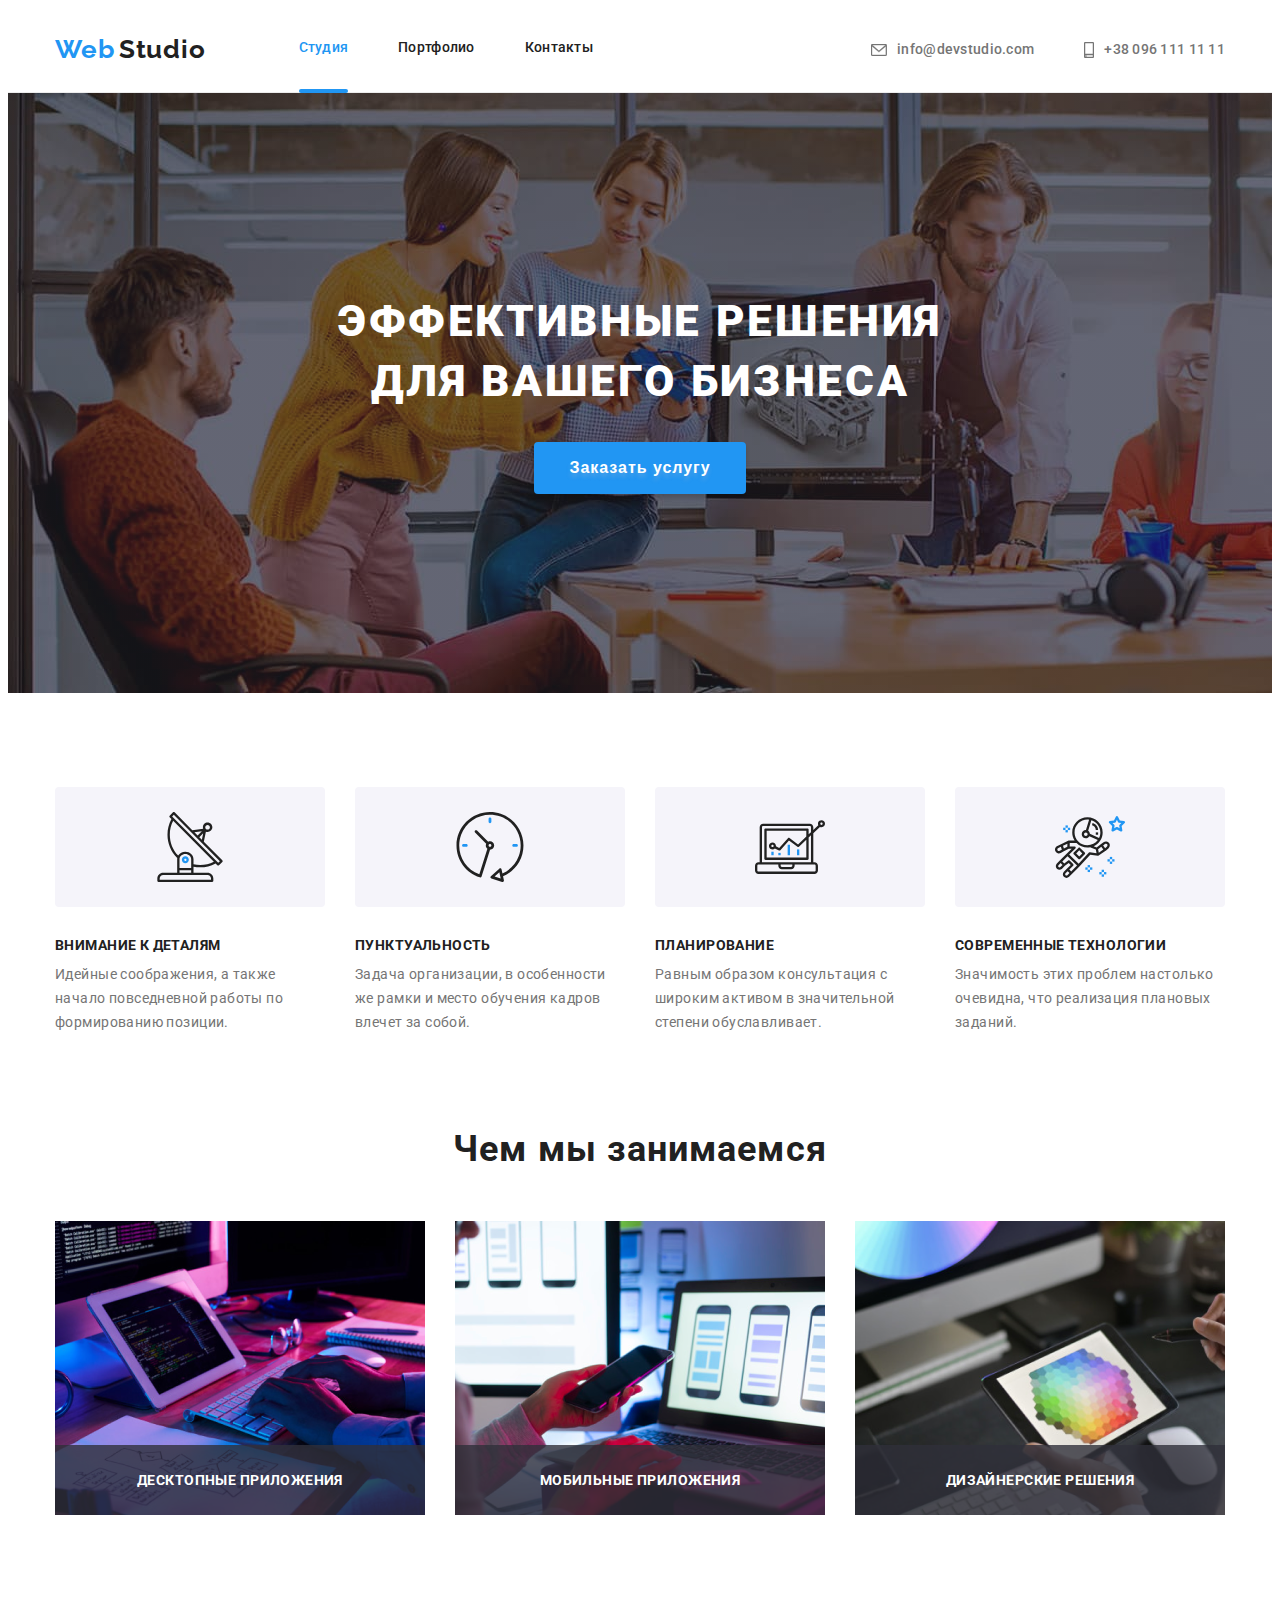
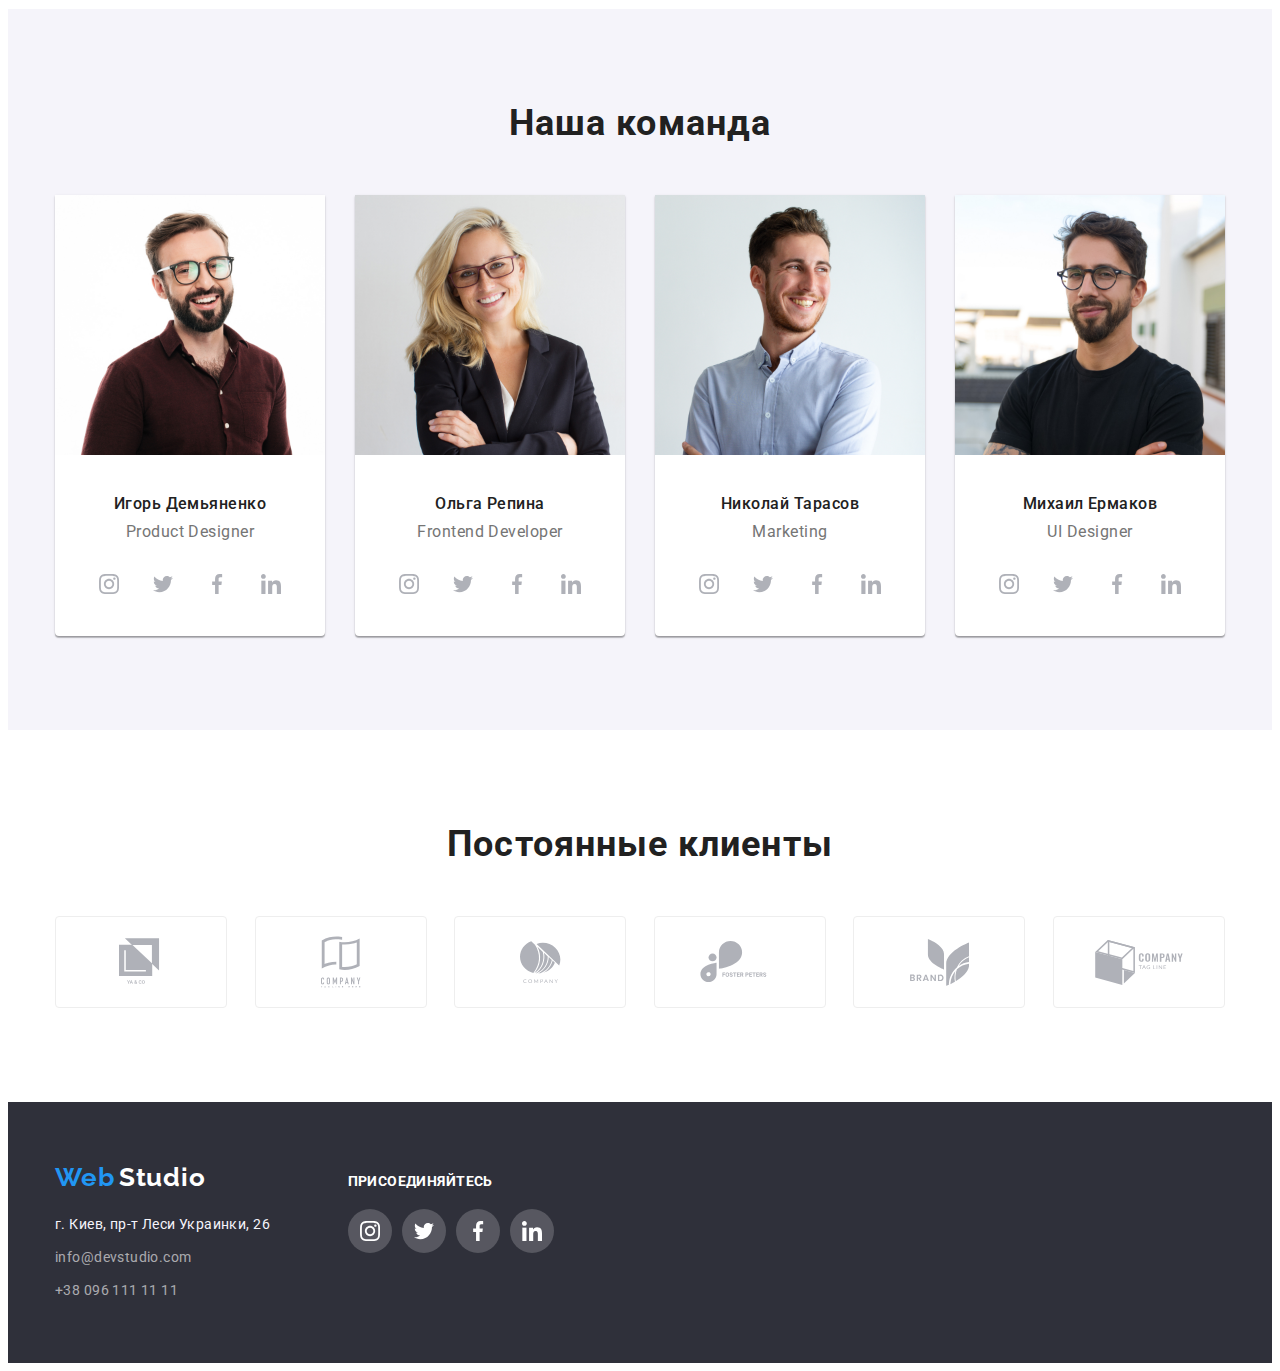
<file: index.html>
<!DOCTYPE html>
<html lang="ru">
<head>
    <meta charset="UTF-8">
    <meta http-equiv="X-UA-Compatible" content="IE=edge">
    <meta name="viewport" content="width=device-width, initial-scale=1">
    <title>Webstudio</title>
    <link rel="stylesheet" href="https://cdnjs.cloudflare.com/ajax/libs/modern-normalize/1.0.0/modern-normalize.min.css" integrity="sha512-ISS7cAi1PEhQ8jnbJpJZMd29NlhNj4AWYyLOSp2CE/CsHxTCu+r+t0D2yoJudVrd0/8fTVPUVDzY5Tvli75u/g==" crossorigin="anonymous" />
    <link rel="preconnect" href="https://fonts.gstatic.com">
    <link href="https://fonts.googleapis.com/css2?family=Raleway:wght@700&family=Roboto:wght@400;500;700;900&display=swap" rel="stylesheet">  
    <link rel="stylesheet" href="./css/styles.css">
</head>

<body>
    <header class="header">
        <div class="container">
        <a class="webstudio" href="./index.html">
            <span class="web">Web</span>
            <span class="studio">Studio</span>
        </a>
        <nav class="navigation">
            <ul class="list menu">
                <li class="list-nav-item"><a class="link-nav-active line" href="./index.html">Студия</a></li>
                <li class="list-nav-item"><a class="link-nav" href="./portfolio.html">Портфолио</a></li>
                <li class="list-nav-item"><a class="link-nav" href="">Контакты</a></li>
            </ul>
        </nav>
        <ul class="list menu">
            <li class="list-menu-item">
                <a class="link-head-adress" href="mailto:info@devstudio.com">
                <svg class="icon" width="16" height="12">
                    <use href="./images/sprite.svg#icon-envelope"></use>
                </svg>
                info@devstudio.com</a>
            </li>
            <li class="list-menu-item">
                <a class="link-head-adress" href="tel:+380961111111"> 
                <svg class="icon" width="10" height="16">
                <use href="./images/sprite.svg#icon-smartphone"></use>
                 </svg>
                 +38 096 111 11 11</a>
                </li>
        </ul>
        </div>
    </header>
        <main>
            <section class="first-main-sec">
                <h1 class="main-page-title">Эффективные решения для вашего бизнеса</h1>
                <button class="button-main" type="button" data-modal-open >Заказать услугу</button>
            </section>
            <section class="advantage-sec">
                <div class="container">
                <ul class="list advantages">
                    <li>
                         <div class="advantage-item-container">
                            <svg class="icon">
                             <use href="./images/sprite.svg#icon-antenna1"></use>
                             </svg>
                         </div>
                        <h3 class="main-sec-advantages">Внимание к деталям</h3>
                        <p class="main-sec-advantages-text">Идейные соображения, а также начало повседневной работы по формированию позиции.</p>
                    </li>
                    <li>
                        <div class="advantage-item-container">
                            <svg class="icon">
                             <use href="./images/sprite.svg#icon-clock1"></use>
                             </svg>
                         </div>
                        <h3 class="main-sec-advantages">Пунктуальность</h3>
                        <p class="main-sec-advantages-text">Задача организации, в особенности же рамки и место обучения кадров влечет за собой.</p>
                    </li>
                    <li> 
                        <div class="advantage-item-container">
                          <svg class="icon">
                             <use href="./images/sprite.svg#icon-diagram1"></use>
                          </svg>
                     </div>
                        <h3 class="main-sec-advantages">Планирование</h3>
                        <p class="main-sec-advantages-text">Равным образом консультация с широким активом в значительной степени обуславливает.</p>
                    </li>
                    <li>
                        <div class="advantage-item-container">
                            <svg class="icon">
                             <use href="./images/sprite.svg#icon-astronaut1"></use>
                             </svg>
                         </div>
                        <h3 class="main-sec-advantages">Современные технологии</h3>
                        <p class="main-sec-advantages-text">Значимость этих проблем настолько очевидна, что реализация плановых заданий.</p>
                    </li>
                </ul>
                </div>
            </section>
            <section class="about-us-sec">
                <div class="container">
                  <h2 class="main-page-section-title">Чем мы занимаемся</h2>
                    <ul class="list about-us">
                        <li>
                            <div class="about-us-cont">
                             <img src="./images/galery/img1.png" width="370" height="294" alt="клавиатура" class="about-us-img">
                               <div class="about-us-item-title">
                                 <p class="about-us-item-text">ДЕСКТОПНЫЕ ПРИЛОЖЕНИЯ</p>
                               </div>  
                            </div>
                        </li>
                        <li>
                            <div class="about-us-cont">
                                <img src="./images/galery/img2.png" width="370" height="294" alt="ноутбук">
                                <div class="about-us-item-title">
                                    <p  class="about-us-item-text">МОБИЛЬНЫЕ ПРИЛОЖЕНИЯ</p>
                                </div>
                            </div>
                        </li>
                        <li>
                            <div class="about-us-cont">
                              <img src="./images/galery/img3.png" width="370" height="294" alt="планшет">
                                <div class="about-us-item-title">
                                    <p  class="about-us-item-text">ДИЗАЙНЕРСКИЕ РЕШЕНИЯ</p>
                                </div>
                            </div>
                        </li>
                    </ul>
                </div>
            </section>
            <section class="main-team-sec">
                <div class="container">
                <h2 class="main-page-section-title">Наша команда</h2>
                <ul class="list main-team">
                    <li class="team-item"><img src="./images/team/img1.jpg" width="270" height="260" alt="Игорь Демьяненко">
                        <div class="main-team-item-container">
                         <h3 class="main-sec-worker">Игорь Демьяненко</h3>
                         <p class="main-sec-worker-text">Product Designer</p>
                         <ul class="list social-icons">
                             <li class="social-icons-item">
                             <a href="" class="social-icons-link" target="_blank" rel="noopener noreferrer">
                              <svg class="icon">
                                  <use href="./images/sprite.svg#icon-instagram"></use>
                              </svg>
                             </a>
                             </li>
                             <li class="social-icons-item">
                                <a href="" class="social-icons-link" target="_blank" rel="noopener noreferrer">
                                 <svg class="icon">
                                     <use href="./images/sprite.svg#icon-twitter"></use>
                                 </svg>
                                </a>
                             </li>
                             <li class="social-icons-item">
                                <a href="" class="social-icons-link" target="_blank" rel="noopener noreferrer">
                                 <svg class="icon">
                                     <use href="./images/sprite.svg#icon-facebook"></use>
                                 </svg>
                                </a>
                             </li>
                             <li class="social-icons-item">
                                <a href="" class="social-icons-link" target="_blank" rel="noopener noreferrer">
                                 <svg class="icon">
                                     <use href="./images/sprite.svg#icon-linkedin"></use>
                                 </svg>
                                </a>
                             </li>
                         </ul>
                        </div>
                    </li>
                    <li class="team-item"><img src="./images/team/img2.jpg" width="270" height="260" alt="Ольга Репина">
                        <div class="main-team-item-container">
                         <h3 class="main-sec-worker">Ольга Репина</h3>
                         <p class="main-sec-worker-text">Frontend Developer</p><ul class="list social-icons">
                            <li class="social-icons-item">
                            <a href="" class="social-icons-link" target="_blank" rel="noopener noreferrer">
                             <svg class="icon">
                                 <use href="./images/sprite.svg#icon-instagram"></use>
                             </svg>
                            </a>
                            </li>
                            <li class="social-icons-item">
                               <a href="" class="social-icons-link" target="_blank" rel="noopener noreferrer">
                                <svg class="icon">
                                    <use href="./images/sprite.svg#icon-twitter"></use>
                                </svg>
                               </a>
                            </li>
                            <li class="social-icons-item">
                               <a href="" class="social-icons-link" target="_blank" rel="noopener noreferrer">
                                <svg class="icon">
                                    <use href="./images/sprite.svg#icon-facebook"></use>
                                </svg>
                               </a>
                            </li>
                            <li class="social-icons-item">
                               <a href="" class="social-icons-link" target="_blank" rel="noopener noreferrer">
                                <svg class="icon">
                                    <use href="./images/sprite.svg#icon-linkedin"></use>
                                </svg>
                               </a>
                            </li>
                        </ul>
                        </div> 
                    </li>
                    <li class="team-item"><img src="./images/team/img3.jpg" width="270" height="260" alt="Николай Тарасов">
                        <div class="main-team-item-container">
                         <h3 class="main-sec-worker">Николай Тарасов</h3>
                         <p class="main-sec-worker-text">Marketing</p><ul class="list social-icons">
                            <li class="social-icons-item">
                            <a href="" class="social-icons-link" target="_blank" rel="noopener noreferrer">
                             <svg class="icon">
                                 <use href="./images/sprite.svg#icon-instagram"></use>
                             </svg>
                            </a>
                            </li>
                            <li class="social-icons-item">
                               <a href="" class="social-icons-link" target="_blank" rel="noopener noreferrer">
                                <svg class="icon">
                                    <use href="./images/sprite.svg#icon-twitter"></use>
                                </svg>
                               </a>
                            </li>
                            <li class="social-icons-item">
                               <a href="" class="social-icons-link" target="_blank" rel="noopener noreferrer">
                                <svg class="icon">
                                    <use href="./images/sprite.svg#icon-facebook"></use>
                                </svg>
                               </a>
                            </li>
                            <li class="social-icons-item">
                               <a href="" class="social-icons-link" target="_blank" rel="noopener noreferrer">
                                <svg class="icon">
                                    <use href="./images/sprite.svg#icon-linkedin"></use>
                                </svg>
                               </a>
                            </li>
                        </ul>
                        </div> 
                    </li>
                    <li class="team-item"><img src="./images/team/img4.jpg" width="270" height="260" alt="Михаил Ермаков">
                        <div class="main-team-item-container">
                         <h3 class="main-sec-worker">Михаил Ермаков</h3>
                         <p class="main-sec-worker-text">UI Designer</p><ul class="list social-icons">
                            <li class="social-icons-item">
                            <a href="" class="social-icons-link" target="_blank" rel="noopener noreferrer">
                             <svg class="icon">
                                 <use href="./images/sprite.svg#icon-instagram"></use>
                             </svg>
                            </a>
                            </li>
                            <li class="social-icons-item">
                               <a href="" class="social-icons-link" target="_blank" rel="noopener noreferrer">
                                <svg class="icon">
                                    <use href="./images/sprite.svg#icon-twitter"></use>
                                </svg>
                               </a>
                            </li>
                            <li class="social-icons-item">
                               <a href="" class="social-icons-link" target="_blank" rel="noopener noreferrer">
                                <svg class="icon">
                                    <use href="./images/sprite.svg#icon-facebook"></use>
                                </svg>
                               </a>
                            </li>
                            <li class="social-icons-item">
                               <a href="" class="social-icons-link" target="_blank" rel="noopener noreferrer">
                                <svg class="icon">
                                    <use href="./images/sprite.svg#icon-linkedin"></use>
                                </svg>
                               </a>
                            </li>
                        </ul>
                        </div> 
                    </li>
                </ul>
                </div>
            </section>
            <section class="clients-sec">
                <div class="container">
                  <h2 class="clients-title">Постоянные клиенты</h2>
                  <ul class="clients-sec-list">
                    <li class="clients-sec-item">
                        <a href="" class="clients-sec-link" target="_blank" rel="noopener noreferrer">
                            <svg class="icon" width="44.27" height="49.23"> 
                                <use href="./images/sprite.svg#icon-logoone"></use>
                            </svg>
                           </a>
                    </li>
                    <li class="clients-sec-item">
                        <a href="" class="clients-sec-link" target="_blank" rel="noopener noreferrer">
                            <svg class="icon" width="40" height="52">
                                <use href="./images/sprite.svg#icon-logotwo"></use>
                            </svg>
                           </a>
                    </li>
                    <li class="clients-sec-item">
                        <a href="" class="clients-sec-link" target="_blank" rel="noopener noreferrer">
                            <svg class="icon" width="41" height="42.6">
                                <use href="./images/sprite.svg#icon-logothree"></use>
                            </svg>
                           </a>
                    </li>
                    <li class="clients-sec-item">
                        <a href="" class="clients-sec-link" target="_blank" rel="noopener noreferrer">
                            <svg class="icon" width="79.66" height="42.02">
                                <use href="./images/sprite.svg#icon-logofour"></use>
                            </svg>
                           </a>
                    </li>
                    <li class="clients-sec-item">
                        <a href="" class="clients-sec-link" target="_blank" rel="noopener noreferrer">
                            <svg class="icon" width="59" height="47">
                                <use href="./images/sprite.svg#icon-logofive"></use>
                            </svg>
                           </a>
                    </li>
                    <li class="clients-sec-item">
                        <a href="" class="clients-sec-link" target="_blank" rel="noopener noreferrer">
                            <svg class="icon" width="88.48" height="45.44">
                                <use href="./images/sprite.svg#icon-logosix"></use>
                            </svg>
                           </a>
                    </li>
                  </ul>
                </div>
            </section>
        </main>
        <footer class="footer-sec">
            <div class="container container-footer">
                <div class="container-item">
                    <a class="webstudio" href="./index.html">
                        <span class="web">Web</span>
                        <span class="studio-foot">Studio</span>
                    </a>
                    <address class="address">
                        <ul class="list address">
                            <li class="adress-item"><a class="link-adress-map-footer" href="https://goo.gl/maps/sHvw1dDenoowisqw9">г. Киев, пр-т Леси Украинки, 26</a></li>
                            <li class="adress-item"><a class="link-adress-title-footer" href="mailto:info@devstudio.com">info@devstudio.com</a></li>
                            <li class="adress-item"><a class="link-adress-title-footer" href="tel:+380961111111">+38 096 111 11 11</a></li>
                        </ul>
                    </address>
                </div>
                <div class="container-item">
                    <section class="social-sec">
                        <h2 class="footer-title">ПРИСОЕДИНЯЙТЕСЬ</h2>
                        <ul class="list social-icons">
                            <li class="social-icons-item">
                                <a href="" class="social-icons-link" target="_blank" rel="noopener noreferrer">
                                    <svg class="icon">
                                        <use href="./images/sprite.svg#icon-instagram"></use>
                                    </svg>
                                </a>
                            </li>
                            <li class="social-icons-item">
                                <a href="" class="social-icons-link" target="_blank" rel="noopener noreferrer">
                                    <svg class="icon">
                                        <use href="./images/sprite.svg#icon-twitter"></use>
                                    </svg>
                                </a>
                            </li>
                            <li class="social-icons-item">
                                <a href="" class="social-icons-link" target="_blank" rel="noopener noreferrer">
                                    <svg class="icon">
                                        <use href="./images/sprite.svg#icon-facebook"></use>
                                    </svg>
                                </a>
                            </li>
                            <li class="social-icons-item">
                                <a href="" class="social-icons-link" target="_blank" rel="noopener noreferrer">
                                    <svg class="icon">
                                        <use href="./images/sprite.svg#icon-linkedin"></use>
                                    </svg>
                                </a>
                            </li>
                        </ul>
                    </section>
                </div>
            </div>
        </footer>
        <div class="backdrop is-hidden" data-modal>
            <div class="modal">
                <button class="button-close" data-modal-close >
                   <svg class="icon" width="11" height="11">
                     <use href="./images/sprite.svg#icon-vector"></use>
                   </svg>
                </button>
            </div>
        </div>
     <script src="./js/modal.js"></script>
    </body>
</html>
</file>
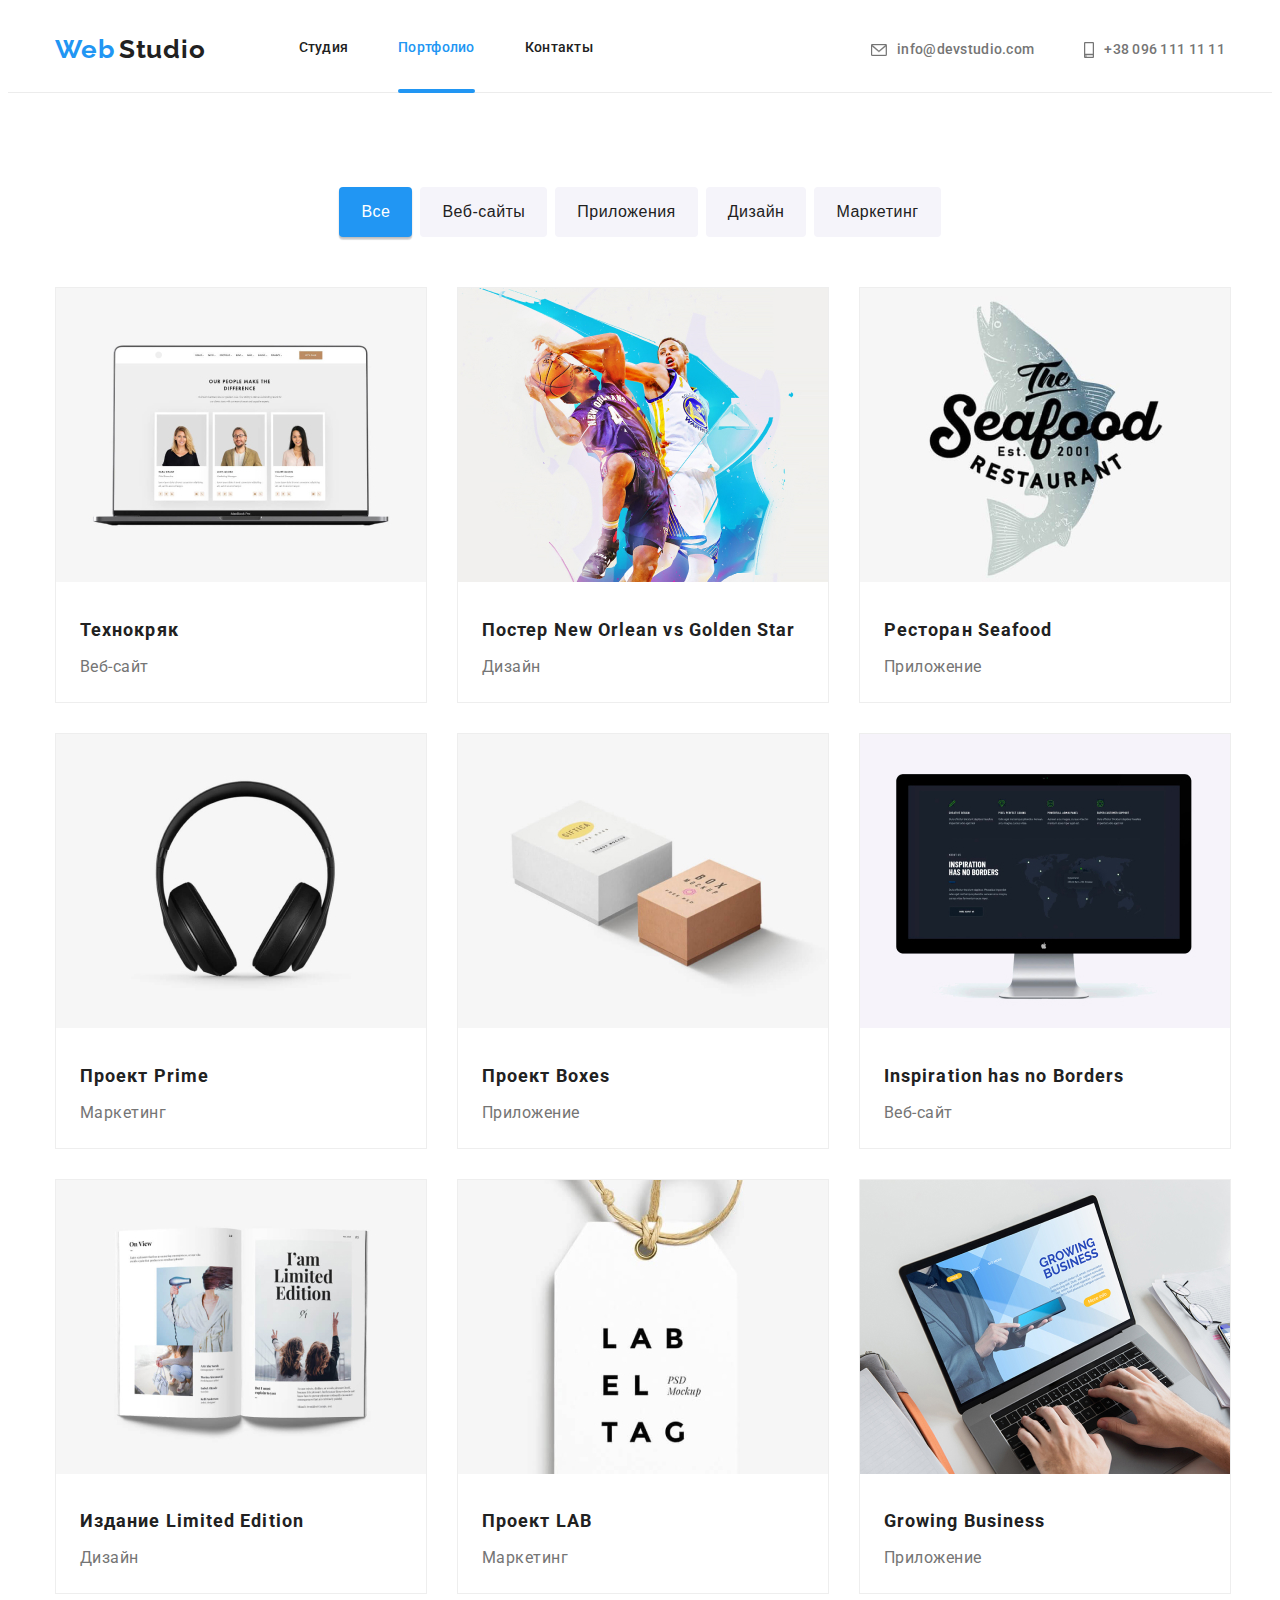
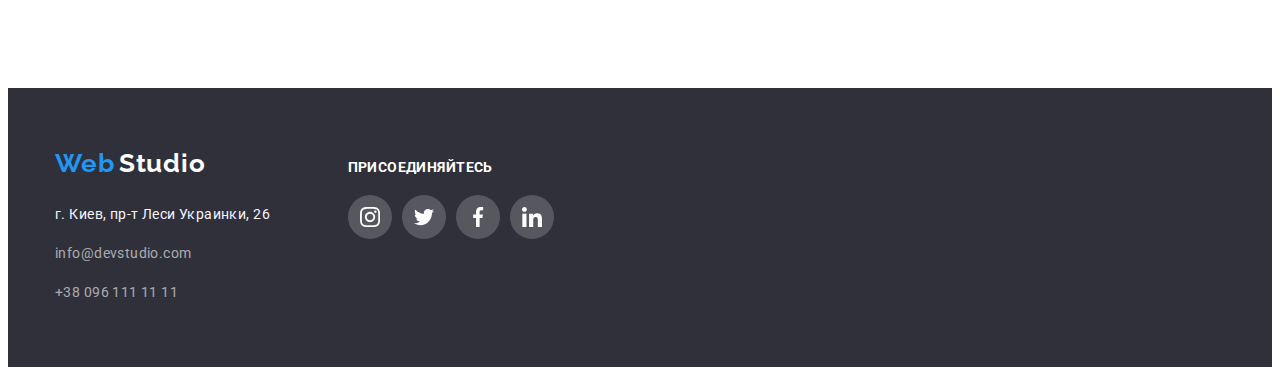
<file: portfolio.html>
<!DOCTYPE html>
<html lang="en">
<head>
    <meta charset="UTF-8">
    <meta http-equiv="X-UA-Compatible" content="IE=edge">
    <meta name="viewport" content="width=device-width, initial-scale=1.0">
    <title> Portfolio </title>
    <link rel="stylesheet" href="https://cdnjs.cloudflare.com/ajax/libs/modern-normalize/1.0.0/modern-normalize.min.css" integrity="sha512-ISS7cAi1PEhQ8jnbJpJZMd29NlhNj4AWYyLOSp2CE/CsHxTCu+r+t0D2yoJudVrd0/8fTVPUVDzY5Tvli75u/g==" crossorigin="anonymous" />
    <link rel="preconnect" href="https://fonts.gstatic.com">
    <link href="https://fonts.googleapis.com/css2?family=Raleway:wght@700&family=Roboto:wght@400;500;700;900&display=swap" rel="stylesheet">  
    <link rel="stylesheet" href="./css/styles.css">
</head>
<body>
  <header class="header">
    <div class="container">
    <a class="webstudio" href="./index.html">
        <span class="web">Web</span>
        <span class="studio">Studio</span>
    </a>
    <nav class="navigation">
        <ul class="list menu">
            <li class="list-nav-item"><a class="link-nav" href="./index.html">Студия</a></li>
            <li class="list-nav-item"><a class="link-nav-active line" href="./portfolio.html">Портфолио</a></li>
            <li class="list-nav-item"><a class="link-nav" href="">Контакты</a></li>
        </ul>
    </nav>
    <ul class="list menu">
      <li class="list-menu-item">
          <a class="link-head-adress" href="mailto:info@devstudio.com">
          <svg class="icon" width="16" height="12">
              <use href="./images/sprite.svg#icon-envelope"></use>
          </svg>
          info@devstudio.com</a>
      </li>
      <li class="list-menu-item">
          <a class="link-head-adress" href="tel:+380961111111"> 
          <svg class="icon" width="10" height="16">
          <use href="./images/sprite.svg#icon-smartphone"></use>
           </svg>
           +38 096 111 11 11</a>
          </li>
    </ul>
    </div>
</header>
    <main>
     <section class="portfolio-menu-sec">
       <div class="container">
         <h1 class="visually-hidden">me</h1>
       <ul class="list portfolio-filters">
           <li class="list-portfolio-filters-item"><button class="button active" type="button">Все</button> </li>
           <li class="list-portfolio-filters-item"><button class="button" type="button">Веб-сайты</button> </li>
           <li class="list-portfolio-filters-item"><button class="button" type="button">Приложения</button> </li>
           <li class="list-portfolio-filters-item"><button class="button" type="button">Дизайн</button> </li>
           <li class="list-portfolio-filters-item"><button class="button" type="button">Маркетинг</button> </li>
       </ul>
       <ul class="list portfolio-list">
          <li class="portfolio-list-item">
              <a class="link" href="">
                <div class="portfolio-list-item-photo">
                 <img src="./images/portfolio/img1.jpg" width="370" height="294" alt="Технокряк">
                    <div class="portfolio-item-overlay">
                        <p class="portfolio-item-overlay-text">
                          Технокряк это современная площадка распространения коронавируса. Компании используют эту платформу для цифрового шпионажа и атак на защищённые сервера конкурентов.
                        </p>
                    </div>
                </div>
                <div class="portfolio-list-item-cont">
                  <h2 class="item-name">Технокряк</h2>
                  <p class="item-name-type">Веб-сайт</p>
                </div>
              </a>
          </li>
          <li class="portfolio-list-item">
            <a class="link" href="">
                <div class="portfolio-list-item-photo">
                 <img src="./images/portfolio/img2.jpg" width="370" height="294" alt="Постер New Orlean vs Golden Star">
                   <div class="portfolio-item-overlay">
                       <p class="portfolio-item-overlay-text">
                         Технокряк это современная площадка распространения коронавируса. Компании используют эту платформу для цифрового шпионажа и атак на защищённые сервера конкурентов.
                       </p>
                   </div>
                </div>             
                <div class="portfolio-list-item-cont">
                  <h2 class="item-name">Постер New Orlean vs Golden Star</h2>
                  <p class="item-name-type">Дизайн</p>
                </div>
            </a>
          </li>
          <li class="portfolio-list-item">
            <a class="link" href="">
              <div class="portfolio-list-item-photo">
                <img src="./images/portfolio/img3.jpg" width="370" height="294" alt="Ресторан Seafood">
                   <div class="portfolio-item-overlay">
                       <p class="portfolio-item-overlay-text">
                         Технокряк это современная площадка распространения коронавируса. Компании используют эту платформу для цифрового шпионажа и атак на защищённые сервера конкурентов.
                       </p>
                   </div>
               </div>             <div class="portfolio-list-item-cont">
               <h2 class="item-name">Ресторан Seafood</h2>
               <p class="item-name-type">Приложение</p>
             </div> 
            </a>
          </li> 
          <li class="portfolio-list-item">
            <a class="link" href="">
              <div class="portfolio-list-item-photo">
                <img src="./images/portfolio/img4.jpg" width="370" height="294" alt="Проект Prime">
                   <div class="portfolio-item-overlay">
                       <p class="portfolio-item-overlay-text">
                         Технокряк это современная площадка распространения коронавируса. Компании используют эту платформу для цифрового шпионажа и атак на защищённые сервера конкурентов.
                       </p>
                   </div>
               </div>             
               <div class="portfolio-list-item-cont">
               <h2 class="item-name">Проект Prime</h2>
               <p class="item-name-type">Маркетинг</p>
             </div>
            </a>
          </li> 
          <li class="portfolio-list-item">
            <a class="link" href="">
              <div class="portfolio-list-item-photo">
                <img src="./images/portfolio/img5.jpg" width="370" height="294" alt="Проект Boxes">
                   <div class="portfolio-item-overlay">
                       <p class="portfolio-item-overlay-text">
                         Технокряк это современная площадка распространения коронавируса. Компании используют эту платформу для цифрового шпионажа и атак на защищённые сервера конкурентов.
                       </p>
                   </div>
               </div>             <div class="portfolio-list-item-cont">
               <h2 class="item-name">Проект Boxes</h2>
               <p class="item-name-type">Приложение</p>
            </div> 
            </a>
          </li> 
          <li class="portfolio-list-item">
            <a class="link" href="">
              <div class="portfolio-list-item-photo">
                <img src="./images/portfolio/img6.jpg" width="370" height="294" alt="Inspiration has no Borders">
                   <div class="portfolio-item-overlay">
                       <p class="portfolio-item-overlay-text">
                         Технокряк это современная площадка распространения коронавируса. Компании используют эту платформу для цифрового шпионажа и атак на защищённые сервера конкурентов.
                       </p>
                   </div>
               </div>             <div class="portfolio-list-item-cont">
               <h2 class="item-name">Inspiration has no Borders</h2>
               <p class="item-name-type">Веб-сайт</p>
             </div> 
            </a>
          </li> 
          <li class="portfolio-list-item">
            <a class="link" href="">
              <div class="portfolio-list-item-photo">
                <img src="./images/portfolio/img7.jpg" width="370" height="294" alt="Издание Limited Edition">
                   <div class="portfolio-item-overlay">
                       <p class="portfolio-item-overlay-text">
                         Технокряк это современная площадка распространения коронавируса. Компании используют эту платформу для цифрового шпионажа и атак на защищённые сервера конкурентов.
                       </p>
                   </div>
               </div>             <div class="portfolio-list-item-cont">
               <h2 class="item-name">Издание Limited Edition</h2>
               <p class="item-name-type">Дизайн</p>
            </div> 
            </a>
          </li> 
          <li class="portfolio-list-item">
            <a class="link" href="">
              <div class="portfolio-list-item-photo">
                <img src="./images/portfolio/img8.jpg" width="370" height="294" alt="Проект LAB">
                   <div class="portfolio-item-overlay">
                       <p class="portfolio-item-overlay-text">
                         Технокряк это современная площадка распространения коронавируса. Компании используют эту платформу для цифрового шпионажа и атак на защищённые сервера конкурентов.
                       </p>
                   </div>
               </div>             <div class="portfolio-list-item-cont">
               <h2 class="item-name">Проект LAB</h2>
               <p class="item-name-type">Маркетинг</p>
            </div>
            </a>
          </li> 
          <li class="portfolio-list-item">
            <a class="link" href="">
              <div class="portfolio-list-item-photo">
                <img src="./images/portfolio/img9.jpg" width="370" height="294" alt="Growing Business">
                   <div class="portfolio-item-overlay">
                       <p class="portfolio-item-overlay-text">
                         Технокряк это современная площадка распространения коронавируса. Компании используют эту платформу для цифрового шпионажа и атак на защищённые сервера конкурентов.
                       </p>
                   </div>
               </div>             <div class="portfolio-list-item-cont">
               <h2 class="item-name">Growing Business</h2>
               <p class="item-name-type">Приложение</p>
            </div>
            </a>
          </li> 

       </ul>
      </div>
     </section>
    </main>
          <footer class="footer-sec">
            <div class="container container-footer">
              <div class="container-item">
                  <a class="webstudio" href="./index.html">
                      <span class="web">Web</span>
                      <span class="studio-foot">Studio</span>
                  </a>
                  <address class="address">
                      <ul class="list address">
                          <li><a class="link-adress-map-footer" href="https://goo.gl/maps/sHvw1dDenoowisqw9">г. Киев, пр-т Леси Украинки, 26</a></li>
                          <li><a class="link-adress-title-footer" href="mailto:info@devstudio.com">info@devstudio.com</a></li>
                          <li><a class="link-adress-title-footer" href="tel:+380961111111">+38 096 111 11 11</a></li>
                      </ul>
                  </address>
              </div>
              <div class="container-item">
                  <section class="social-sec">
                      <h2 class="footer-title">ПРИСОЕДИНЯЙТЕСЬ</h2>
                      <ul class="list social-icons">
                          <li class="social-icons-item">
                              <a href="" class="social-icons-link" target="_blank" rel="noopener noreferrer">
                                  <svg class="icon">
                                      <use href="./images/sprite.svg#icon-instagram"></use>
                                  </svg>
                              </a>
                          </li>
                          <li class="social-icons-item">
                              <a href="" class="social-icons-link" target="_blank" rel="noopener noreferrer">
                                  <svg class="icon">
                                      <use href="./images/sprite.svg#icon-twitter"></use>
                                  </svg>
                              </a>
                          </li>
                          <li class="social-icons-item">
                              <a href="" class="social-icons-link" target="_blank" rel="noopener noreferrer">
                                  <svg class="icon">
                                      <use href="./images/sprite.svg#icon-facebook"></use>
                                  </svg>
                              </a>
                          </li>
                          <li class="social-icons-item">
                              <a href="" class="social-icons-link" target="_blank" rel="noopener noreferrer">
                                  <svg class="icon">
                                      <use href="./images/sprite.svg#icon-linkedin"></use>
                                  </svg>
                              </a>
                          </li>
                      </ul>
                  </section>
              </div>
          </div>
        </footer>
      <script src="./js/modal.js"></script>
  </body>
</html>
</file>
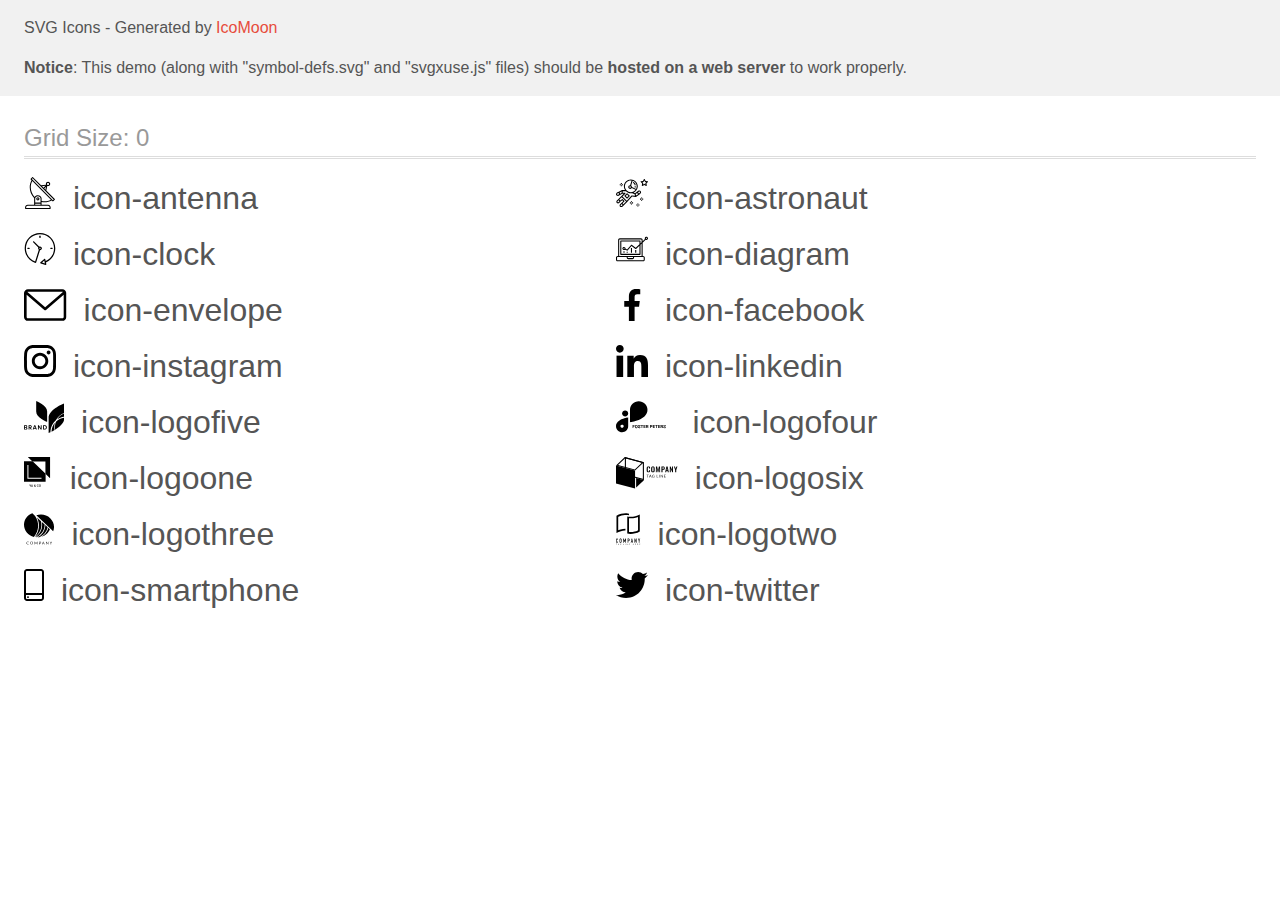
<file: images/icomoon/demo-external-svg.html>
<!doctype html>
<html>
<head>
    <title>IcoMoon - SVG Icons</title>
    <meta charset="utf-8">
    <meta name="viewport" content="width=device-width, initial-scale=1">
    <link rel="stylesheet" href="demo-files/demo.css">
    <link rel="stylesheet" href="style.css">
</head>
<body>
<header class="bgc1 clearfix">
<div class="mhl">
    <p>SVG Icons - Generated by <a href="https://icomoon.io/app">IcoMoon</a></p><p><strong>Notice</strong>: This demo (along with "symbol-defs.svg" and "svgxuse.js" files) should be <b>hosted on a web server</b> to work properly.</p>
</div>
</header>
    <div class="clearfix mhl ptl">
        <h1 class="mvm mtn fgc1">Grid Size: 0</h1>
        <div class="glyph fs1">
            <div class="clearfix pbs">
                <svg class="icon icon-antenna"><use xlink:href="symbol-defs.svg#icon-antenna"></use></svg><span class="name"> icon-antenna</span>
            </div>
        </div>
        <div class="glyph fs1">
            <div class="clearfix pbs">
                <svg class="icon icon-astronaut"><use xlink:href="symbol-defs.svg#icon-astronaut"></use></svg><span class="name"> icon-astronaut</span>
            </div>
        </div>
        <div class="glyph fs1">
            <div class="clearfix pbs">
                <svg class="icon icon-clock"><use xlink:href="symbol-defs.svg#icon-clock"></use></svg><span class="name"> icon-clock</span>
            </div>
        </div>
        <div class="glyph fs1">
            <div class="clearfix pbs">
                <svg class="icon icon-diagram"><use xlink:href="symbol-defs.svg#icon-diagram"></use></svg><span class="name"> icon-diagram</span>
            </div>
        </div>
        <div class="glyph fs1">
            <div class="clearfix pbs">
                <svg class="icon icon-envelope"><use xlink:href="symbol-defs.svg#icon-envelope"></use></svg><span class="name"> icon-envelope</span>
            </div>
        </div>
        <div class="glyph fs1">
            <div class="clearfix pbs">
                <svg class="icon icon-facebook"><use xlink:href="symbol-defs.svg#icon-facebook"></use></svg><span class="name"> icon-facebook</span>
            </div>
        </div>
        <div class="glyph fs1">
            <div class="clearfix pbs">
                <svg class="icon icon-instagram"><use xlink:href="symbol-defs.svg#icon-instagram"></use></svg><span class="name"> icon-instagram</span>
            </div>
        </div>
        <div class="glyph fs1">
            <div class="clearfix pbs">
                <svg class="icon icon-linkedin"><use xlink:href="symbol-defs.svg#icon-linkedin"></use></svg><span class="name"> icon-linkedin</span>
            </div>
        </div>
        <div class="glyph fs1">
            <div class="clearfix pbs">
                <svg class="icon icon-logofive"><use xlink:href="symbol-defs.svg#icon-logofive"></use></svg><span class="name"> icon-logofive</span>
            </div>
        </div>
        <div class="glyph fs1">
            <div class="clearfix pbs">
                <svg class="icon icon-logofour"><use xlink:href="symbol-defs.svg#icon-logofour"></use></svg><span class="name"> icon-logofour</span>
            </div>
        </div>
        <div class="glyph fs1">
            <div class="clearfix pbs">
                <svg class="icon icon-logoone"><use xlink:href="symbol-defs.svg#icon-logoone"></use></svg><span class="name"> icon-logoone</span>
            </div>
        </div>
        <div class="glyph fs1">
            <div class="clearfix pbs">
                <svg class="icon icon-logosix"><use xlink:href="symbol-defs.svg#icon-logosix"></use></svg><span class="name"> icon-logosix</span>
            </div>
        </div>
        <div class="glyph fs1">
            <div class="clearfix pbs">
                <svg class="icon icon-logothree"><use xlink:href="symbol-defs.svg#icon-logothree"></use></svg><span class="name"> icon-logothree</span>
            </div>
        </div>
        <div class="glyph fs1">
            <div class="clearfix pbs">
                <svg class="icon icon-logotwo"><use xlink:href="symbol-defs.svg#icon-logotwo"></use></svg><span class="name"> icon-logotwo</span>
            </div>
        </div>
        <div class="glyph fs1">
            <div class="clearfix pbs">
                <svg class="icon icon-smartphone"><use xlink:href="symbol-defs.svg#icon-smartphone"></use></svg><span class="name"> icon-smartphone</span>
            </div>
        </div>
        <div class="glyph fs1">
            <div class="clearfix pbs">
                <svg class="icon icon-twitter"><use xlink:href="symbol-defs.svg#icon-twitter"></use></svg><span class="name"> icon-twitter</span>
            </div>
        </div>
  </div>
<script defer src="svgxuse.js"></script>
</body>
</html>
</file>
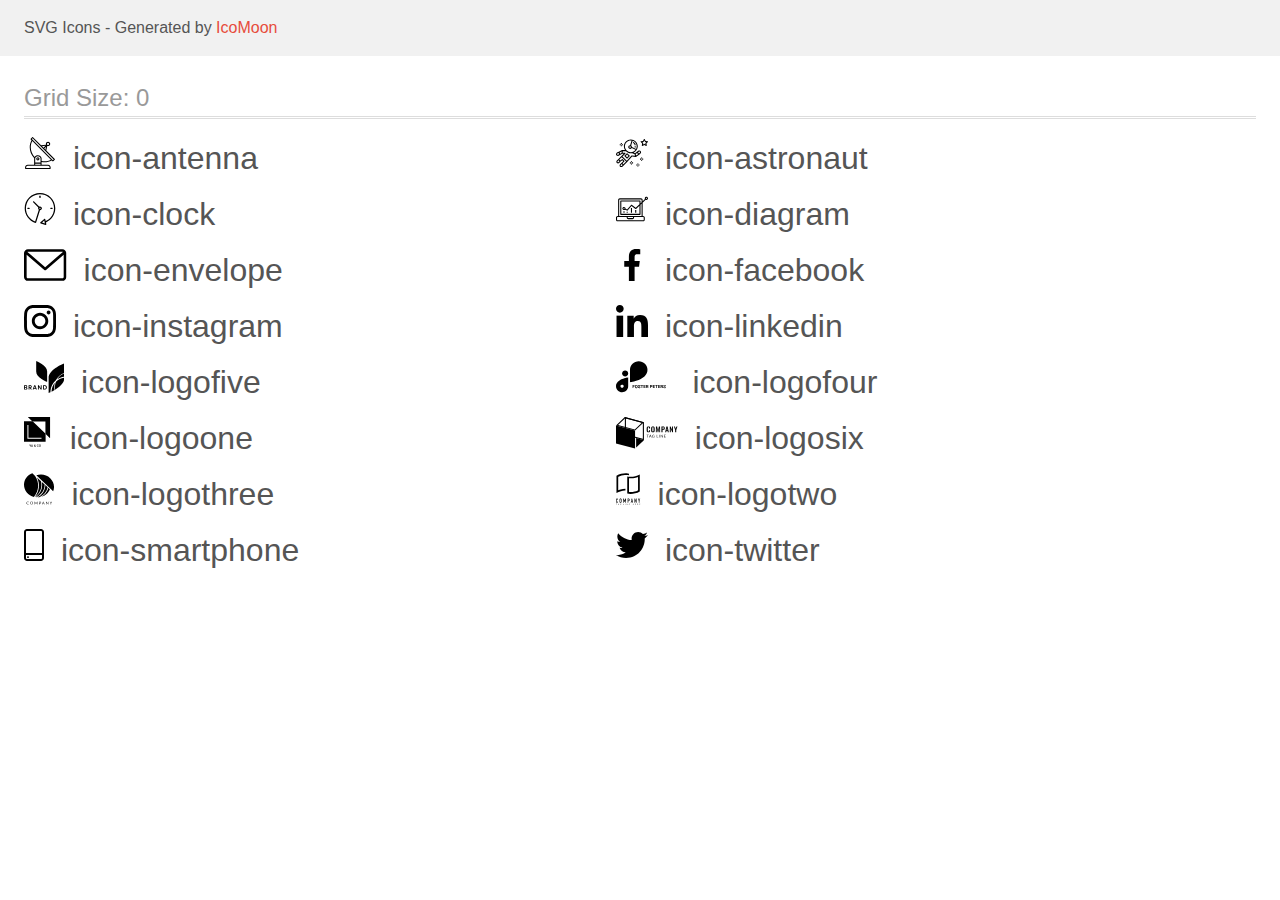
<file: images/icomoon/demo.html>
<!doctype html>
<html>
<head>
    <title>IcoMoon - SVG Icons</title>
    <meta charset="utf-8">
    <meta name="viewport" content="width=device-width, initial-scale=1">
    <link rel="stylesheet" href="demo-files/demo.css">
    <link rel="stylesheet" href="style.css">
</head>
<body>
<svg aria-hidden="true" style="position: absolute; width: 0; height: 0; overflow: hidden;" version="1.1" xmlns="http://www.w3.org/2000/svg" xmlns:xlink="http://www.w3.org/1999/xlink">
<defs>
<symbol id="icon-antenna" viewBox="0 0 32 32">
<path d="M30.773 22.098l-8.443-8.505 0.937-4.615c0.242 0.094 0.499 0.144 0.758 0.146h0.006c1.192 0.014 2.17-0.941 2.184-2.133s-0.941-2.17-2.133-2.184c-1.192-0.014-2.17 0.941-2.184 2.133-0.003 0.255 0.039 0.509 0.125 0.749l-4.96 0.605-8.091-8.133c-0.099-0.101-0.235-0.159-0.377-0.16-0.14 0.001-0.274 0.056-0.373 0.155l-1.513 1.504c-0.208 0.208-0.208 0.546 0 0.754l0.814 0.826c-3.153 5.798-2.129 12.978 2.519 17.663 0.043 0.041 0.092 0.074 0.146 0.098-0.034 0.18-0.051 0.364-0.052 0.547v6.187h-6.4c-1.472 0.002-2.665 1.195-2.667 2.667v1.067c0 0.295 0.239 0.533 0.533 0.533h24.533c0.295 0 0.533-0.239 0.533-0.533v-1.067c-0.002-1.472-1.195-2.665-2.667-2.667h-6.4v-2.742c1.003 0.21 2.024 0.317 3.049 0.32 2.458-0.003 4.877-0.615 7.040-1.783l0.818 0.823c0.099 0.101 0.235 0.159 0.377 0.16 0.14-0.001 0.274-0.056 0.373-0.155l1.513-1.504c0.208-0.208 0.208-0.546 0-0.754zM23.28 6.233c0.418-0.415 1.093-0.414 1.508 0.004s0.414 1.093-0.004 1.508c-0.2 0.199-0.47 0.31-0.752 0.31h-0.003c-0.589-0.003-1.064-0.483-1.061-1.072 0.002-0.282 0.115-0.552 0.314-0.751h-0.002zM22.024 9.738l-0.598 2.946-1.175-1.182 1.774-1.763zM21.419 8.836l-1.92 1.909-1.485-1.493 3.405-0.415zM24.004 28.8c0.884 0 1.6 0.716 1.6 1.6v0.533h-23.467v-0.533c0-0.884 0.716-1.6 1.6-1.6h20.267zM16.537 26.667v1.067h-5.333v-1.067h5.333zM11.204 25.6v-4.053c0-1.294 1.196-2.347 2.667-2.347s2.667 1.053 2.667 2.347v4.053h-5.333zM17.604 23.904v-2.357c0-1.882-1.675-3.413-3.733-3.413-1.331-0.020-2.576 0.657-3.281 1.786-4.058-4.274-4.971-10.645-2.279-15.887l18.602 18.708c-2.872 1.461-6.165 1.873-9.309 1.163zM28.893 23.22l-21.057-21.181 0.755-0.752 7.935 7.98c0.004 0 0.006 0.007 0.010 0.010l13.115 13.191-0.757 0.752z"></path>
<path d="M13.876 20.267h-0.005c-0.884-0.001-1.601 0.714-1.602 1.598s0.714 1.601 1.598 1.602h0.005c0.884 0.001 1.601-0.714 1.602-1.598s-0.714-1.601-1.598-1.602zM14.249 22.245c-0.1 0.1-0.236 0.156-0.378 0.155-0.295-0.002-0.532-0.242-0.531-0.536 0.001-0.141 0.057-0.276 0.157-0.375s0.233-0.154 0.373-0.155c0.295 0.002 0.532 0.241 0.53 0.536-0.001 0.141-0.057 0.276-0.157 0.375h0.005z"></path>
</symbol>
<symbol id="icon-astronaut" viewBox="0 0 32 32">
<path d="M31.974 4.524c-0.063-0.193-0.229-0.333-0.43-0.363l-1.91-0.278-0.855-1.731c-0.179-0.365-0.777-0.365-0.956 0l-0.855 1.731-1.91 0.278c-0.201 0.029-0.367 0.17-0.431 0.363-0.062 0.193-0.011 0.405 0.135 0.547l1.383 1.348-0.326 1.903c-0.034 0.2 0.048 0.402 0.212 0.522 0.166 0.121 0.382 0.135 0.562 0.040l1.709-0.899 1.709 0.899c0.078 0.041 0.164 0.061 0.249 0.061 0.11 0 0.221-0.034 0.314-0.102 0.164-0.119 0.246-0.322 0.212-0.522l-0.326-1.903 1.383-1.348c0.145-0.142 0.197-0.354 0.135-0.547zM29.511 5.851c-0.125 0.122-0.183 0.299-0.153 0.472l0.191 1.114-1-0.526c-0.078-0.041-0.163-0.061-0.249-0.061s-0.17 0.020-0.249 0.061l-1.001 0.526 0.191-1.114c0.030-0.173-0.028-0.349-0.153-0.472l-0.81-0.789 1.119-0.163c0.174-0.025 0.324-0.134 0.402-0.292l0.5-1.013 0.5 1.013c0.078 0.157 0.228 0.267 0.402 0.292l1.119 0.163-0.809 0.789z"></path>
<path d="M26.134 20.522h-1.067v1.067h1.067v-1.067z"></path>
<path d="M26.134 22.656h-1.067v1.067h1.067v-1.067z"></path>
<path d="M27.2 21.589h-1.067v1.067h1.067v-1.067z"></path>
<path d="M25.067 21.589h-1.067v1.067h1.067v-1.067z"></path>
<path d="M22.4 26.389h-1.067v1.067h1.067v-1.067z"></path>
<path d="M22.4 28.522h-1.067v1.067h1.067v-1.067z"></path>
<path d="M23.467 27.456h-1.067v1.067h1.067v-1.067z"></path>
<path d="M21.333 27.456h-1.067v1.067h1.067v-1.067z"></path>
<path d="M16 24.256h-1.067v1.067h1.067v-1.067z"></path>
<path d="M16 26.389h-1.067v1.067h1.067v-1.067z"></path>
<path d="M17.067 25.322h-1.067v1.067h1.067v-1.067z"></path>
<path d="M14.933 25.322h-1.067v1.067h1.067v-1.067z"></path>
<path d="M5.867 6.122h-1.067v1.067h1.067v-1.067z"></path>
<path d="M5.867 8.255h-1.067v1.067h1.067v-1.067z"></path>
<path d="M6.933 7.189h-1.067v1.067h1.067v-1.067z"></path>
<path d="M4.8 7.189h-1.067v1.067h1.067v-1.067z"></path>
<path d="M24.715 14.159c-0.287-0.388-0.709-0.637-1.188-0.705-0.481-0.068-0.956 0.058-1.34 0.352l-1.252 0.96-1.898 1.417-1.358-0.541c2.421-1.086 4.114-3.508 4.114-6.32 0-3.823-3.123-6.933-6.961-6.933s-6.961 3.11-6.961 6.933c0 1.386 0.414 2.674 1.12 3.758l-2.764-0.024c-0.002 0-0.003 0-0.005 0-0.009 0-0.015 0.004-0.023 0.005-0.053 0.002-0.105 0.013-0.155 0.031-0.013 0.005-0.026 0.008-0.038 0.013-0.006 0.003-0.013 0.003-0.019 0.006l-3.233 1.596c-0.001 0-0.001 0-0.001 0.001l-1.893 0.911c-0.021 0.009-0.042 0.021-0.063 0.035-0.755 0.502-1.012 1.489-0.598 2.295 0.22 0.429 0.595 0.745 1.056 0.889 0.178 0.055 0.359 0.083 0.539 0.083 0.29 0 0.577-0.071 0.839-0.211l1.388-0.738 2.264-1.169 1.357-0.008-5.442 5.416c-0.001 0.001-0.001 0.001-0.002 0.001l-1.339 1.333c-0.316 0.315-0.49 0.732-0.49 1.178s0.174 0.863 0.49 1.179c0.325 0.323 0.752 0.485 1.179 0.485s0.854-0.162 1.18-0.485l1.314-1.309 1.741-1.3 0.901 0.897-1.762 1.754c-0 0.001-0.001 0.001-0.002 0.001l-1.339 1.333c-0.316 0.315-0.49 0.732-0.49 1.178s0.174 0.863 0.49 1.179c0.325 0.323 0.753 0.485 1.18 0.485s0.855-0.162 1.18-0.485l3.482-3.467c0.001-0.001 0.001-0.001 0.001-0.002l1.010-1-0.004-0.004c0.006-0.006 0.015-0.009 0.022-0.015l5.166-5.658 3.471 0.494c0.025 0.004 0.050 0.005 0.075 0.005 0.065 0 0.127-0.015 0.187-0.038 0.018-0.006 0.033-0.015 0.050-0.023 0.019-0.010 0.039-0.015 0.058-0.027l3.213-2.133c0.012-0.008 0.018-0.021 0.029-0.029 0.013-0.010 0.029-0.014 0.041-0.026l1.271-1.191c0.662-0.62 0.753-1.635 0.212-2.362zM2.13 17.77c-0.173 0.093-0.37 0.111-0.558 0.052-0.187-0.058-0.338-0.186-0.427-0.358-0.161-0.314-0.068-0.695 0.214-0.902l1.314-0.632 0.449 1.312-0.992 0.528zM5.628 15.942l-1.548 0.8-0.439-1.283 2.027-1.001-0.040 1.484zM20.727 9.322c0 0.918-0.219 1.785-0.599 2.559l-4.181-1.899c-0.044-0.573-0.341-1.075-0.788-1.388l1.464-4.86c2.378 0.756 4.105 2.974 4.105 5.588zM8.938 9.322c0-3.235 2.644-5.867 5.894-5.867 0.253 0 0.5 0.021 0.745 0.052l-1.432 4.754c-0.019-0.001-0.037-0.006-0.057-0.006-1.033 0-1.873 0.837-1.873 1.867s0.84 1.867 1.873 1.867c0.694 0 1.294-0.383 1.618-0.945l3.862 1.755c-1.075 1.446-2.795 2.39-4.737 2.39-3.25 0-5.894-2.632-5.894-5.867zM14.894 10.122c0 0.441-0.362 0.8-0.806 0.8s-0.806-0.359-0.806-0.8c0-0.441 0.362-0.8 0.806-0.8s0.806 0.359 0.806 0.8zM2.465 25.146c-0.236 0.234-0.619 0.234-0.854 0.001-0.114-0.114-0.176-0.263-0.176-0.423s0.062-0.309 0.176-0.421l0.962-0.958 0.851 0.848-0.959 0.955zM5.679 28.88c-0.236 0.234-0.619 0.235-0.855 0.001-0.114-0.114-0.176-0.263-0.176-0.423s0.062-0.309 0.176-0.421l0.963-0.959 0.852 0.848-0.96 0.955zM9.16 25.411c-0.001 0-0.001 0-0.002 0.001l-1.765 1.76-0.852-0.848 1.763-1.755c0 0 0 0 0-0s0.001-0.001 0.002-0.001c0.040-0.040 0.065-0.088 0.090-0.135 0.007-0.014 0.020-0.026 0.026-0.040 0.017-0.041 0.019-0.085 0.026-0.129 0.003-0.025 0.014-0.047 0.014-0.073 0-0.036-0.013-0.070-0.020-0.106-0.006-0.032-0.006-0.065-0.019-0.095-0.020-0.050-0.055-0.094-0.091-0.138-0.010-0.012-0.014-0.027-0.025-0.038 0 0 0 0-0.001 0s-0.001-0.002-0.001-0.002l-1.607-1.6c-0.017-0.017-0.039-0.024-0.058-0.038-0.028-0.022-0.055-0.042-0.087-0.058-0.030-0.015-0.061-0.024-0.093-0.033-0.034-0.010-0.067-0.017-0.103-0.020-0.033-0.002-0.063 0.001-0.095 0.005-0.036 0.004-0.069 0.009-0.104 0.020-0.034 0.011-0.063 0.027-0.094 0.045-0.020 0.011-0.042 0.015-0.061 0.029l-1.773 1.324-0.901-0.897 2.399-2.386 4.361 4.289-0.928 0.919zM15.979 18.394c-0.015-0.002-0.030 0.004-0.045 0.003-0.039-0.002-0.076 0.001-0.115 0.007-0.030 0.005-0.059 0.011-0.088 0.021-0.034 0.012-0.065 0.028-0.097 0.047-0.030 0.018-0.057 0.037-0.083 0.061-0.013 0.011-0.028 0.017-0.040 0.029l-4.698 5.146-4.328-4.257 2.833-2.818c0.209-0.208 0.21-0.546 0.002-0.755-0.105-0.105-0.243-0.157-0.381-0.156v-0.001l-2.219 0.013 0.028-1.607 3.104 0.027c1.265 1.294 3.029 2.101 4.981 2.101 0.437 0 0.864-0.045 1.279-0.123 0.040 0.032 0.079 0.065 0.13 0.085l2.41 0.96 0.331 1.644-3.003-0.427zM20.020 18.572l-0.313-1.558 1.446-1.080 0.947 1.257-2.080 1.381zM23.774 15.741l-0.838 0.785-0.931-1.236 0.831-0.637c0.155-0.119 0.351-0.168 0.543-0.143 0.193 0.027 0.364 0.128 0.48 0.284 0.217 0.292 0.18 0.699-0.085 0.947z"></path>
<path d="M13.602 18.544l-2.143-2.133c-0.207-0.207-0.545-0.207-0.753 0l-2.142 2.133c-0.1 0.101-0.157 0.236-0.157 0.378s0.056 0.278 0.157 0.378l2.142 2.133c0.104 0.103 0.241 0.155 0.377 0.155s0.273-0.052 0.376-0.155l2.143-2.133c0.1-0.1 0.157-0.236 0.157-0.378s-0.057-0.278-0.157-0.378zM11.083 20.303l-1.387-1.381 1.387-1.381 1.387 1.381-1.387 1.381z"></path>
<path d="M17.164 5.071l-0.258 1.036c0.071 0.018 1.738 0.452 1.738 2.149h1.067c-0-2.017-1.666-2.965-2.547-3.185z"></path>
<path d="M19.711 9.322h-1.067v1.067h1.067v-1.067z"></path>
</symbol>
<symbol id="icon-clock" viewBox="0 0 32 32">
<path d="M31.297 15.301c-0.002-8.452-6.855-15.303-15.308-15.301s-15.303 6.855-15.301 15.308c0.001 6.658 4.307 12.551 10.649 14.576 0.061 0.019 0.124 0.029 0.187 0.029 0.121-0 0.239-0.032 0.342-0.094 0.135-0.080 0.236-0.207 0.283-0.356l3.865-12.25c1.057-0.005 1.909-0.866 1.903-1.923s-0.866-1.909-1.923-1.903c-0.284 0.001-0.565 0.067-0.82 0.191l-5.106-5.107c-0.253-0.245-0.657-0.238-0.902 0.016-0.239 0.247-0.239 0.639 0 0.886l5.103 5.109c-0.392 0.799-0.168 1.764 0.536 2.309l-3.683 11.673c-7.278-2.681-11.004-10.754-8.323-18.032s10.754-11.004 18.032-8.323 11.004 10.754 8.323 18.032c-1.31 3.556-4.001 6.431-7.462 7.973l-0.398-1.874c-0.073-0.344-0.411-0.565-0.756-0.492-0.109 0.023-0.209 0.074-0.292 0.148l-3.837 3.426c-0.263 0.234-0.287 0.637-0.052 0.9 0.076 0.085 0.174 0.149 0.283 0.184l4.899 1.563c0.335 0.108 0.694-0.077 0.802-0.412 0.034-0.106 0.040-0.219 0.017-0.328l-0.391-1.839c5.664-2.388 9.342-7.942 9.329-14.089zM15.992 14.664c0.352 0 0.638 0.286 0.638 0.638s-0.286 0.638-0.638 0.638c-0.352 0-0.638-0.285-0.638-0.638s0.285-0.638 0.638-0.638zM18.093 29.528l2.184-1.948 0.603 2.84-2.787-0.892z"></path>
<path d="M15.354 3.185v1.275c0 0.352 0.285 0.638 0.638 0.638s0.638-0.285 0.638-0.638v-1.275c0-0.352-0.286-0.638-0.638-0.638s-0.638 0.286-0.638 0.638z"></path>
<path d="M3.876 14.664c-0.352 0-0.638 0.286-0.638 0.638s0.285 0.638 0.638 0.638h1.275c0.352 0 0.638-0.285 0.638-0.638s-0.285-0.638-0.638-0.638h-1.275z"></path>
<path d="M28.108 15.939c0.352 0 0.638-0.285 0.638-0.638s-0.285-0.638-0.638-0.638h-1.275c-0.352 0-0.638 0.286-0.638 0.638s0.286 0.638 0.638 0.638h1.275z"></path>
</symbol>
<symbol id="icon-diagram" viewBox="0 0 32 32">
<path d="M14.926 14.965h1.066v4.798h-1.066v-4.797z"></path>
<path d="M19.19 17.097h1.066v2.665h-1.066v-2.665z"></path>
<path d="M10.661 18.696h1.066v1.066h-1.066v-1.066z"></path>
<path d="M7.463 18.163h1.066v1.599h-1.066v-1.599z"></path>
<path d="M1.599 28.291h25.587c0.883 0 1.599-0.716 1.599-1.599v-2.132c0-0.883-0.716-1.599-1.599-1.599h-0.533v-13.293l3.028-2.868c0.703 0.346 1.553 0.136 2.013-0.499s0.396-1.508-0.152-2.068-1.42-0.644-2.065-0.198c-0.644 0.446-0.873 1.292-0.542 2.002l-2.281 2.163v-1.23c0-0.883-0.716-1.599-1.599-1.599h-21.322c-0.883 0-1.599 0.716-1.599 1.599v15.992h-0.533c-0.883 0-1.599 0.716-1.599 1.599v2.132c0 0.883 0.716 1.599 1.599 1.599zM30.384 4.837c0.294 0 0.533 0.239 0.533 0.533s-0.239 0.533-0.533 0.533c-0.294 0-0.533-0.239-0.533-0.533s0.239-0.533 0.533-0.533zM3.198 6.969c0-0.294 0.239-0.533 0.533-0.533h21.322c0.294 0 0.533 0.239 0.533 0.533v2.239l-1.066 1.013v-2.186c0-0.294-0.239-0.533-0.533-0.533h-19.19c-0.294 0-0.533 0.239-0.533 0.533v13.326c0 0.294 0.239 0.533 0.533 0.533h19.19c0.294 0 0.533-0.239 0.533-0.533v-9.674l1.066-1.010v12.284h-22.388v-15.992zM7.996 13.899c-0.721-0.002-1.354 0.478-1.546 1.174s0.105 1.433 0.725 1.801c0.62 0.368 1.41 0.276 1.928-0.226l1.853 0.93c0.215 0.108 0.476 0.057 0.636-0.123l3.939-4.431 3.872 2.901c0.208 0.156 0.498 0.139 0.686-0.039l3.365-3.188v8.131h-18.124v-12.26h18.124v2.66l-3.771 3.572-3.904-2.927c-0.222-0.166-0.534-0.135-0.718 0.072l-3.993 4.493-1.493-0.746c0.011-0.064 0.018-0.129 0.020-0.193 0-0.883-0.716-1.599-1.599-1.599zM8.529 15.498c0 0.294-0.239 0.533-0.533 0.533s-0.533-0.239-0.533-0.533c0-0.294 0.239-0.533 0.533-0.533s0.533 0.239 0.533 0.533zM11.727 24.027h5.331v0.533c0 0.294-0.239 0.533-0.533 0.533h-4.264c-0.294 0-0.533-0.239-0.533-0.533v-0.533zM1.066 24.56c0-0.294 0.239-0.533 0.533-0.533h9.062v0.533c0 0.883 0.716 1.599 1.599 1.599h4.264c0.883 0 1.599-0.716 1.599-1.599v-0.533h9.062c0.294 0 0.533 0.239 0.533 0.533v2.132c0 0.294-0.239 0.533-0.533 0.533h-25.587c-0.294 0-0.533-0.239-0.533-0.533v-2.132z"></path>
</symbol>
<symbol id="icon-envelope" viewBox="0 0 43 32">
<path d="M38.667 0h-34.667c-2.206 0-4 1.794-4 4v24c0 2.206 1.794 4 4 4h34.667c2.206 0 4-1.794 4-4v-24c0-2.206-1.794-4-4-4zM38.667 2.667c0.181 0 0.353 0.038 0.511 0.103l-17.844 15.466-17.844-15.466c0.158-0.066 0.33-0.103 0.511-0.103h34.667zM38.667 29.333h-34.667c-0.736 0-1.333-0.598-1.333-1.333v-22.413l17.793 15.421c0.251 0.217 0.563 0.326 0.874 0.326s0.622-0.108 0.874-0.326l17.793-15.421v22.413c0 0.736-0.598 1.333-1.333 1.333z"></path>
</symbol>
<symbol id="icon-facebook" viewBox="0 0 32 32">
<path d="M21.329 5.313h2.921v-5.088c-0.504-0.069-2.237-0.225-4.256-0.225-4.212 0-7.097 2.649-7.097 7.519v4.481h-4.648v5.688h4.648v14.312h5.699v-14.311h4.46l0.708-5.688h-5.169v-3.919c0.001-1.644 0.444-2.769 2.735-2.769z"></path>
</symbol>
<symbol id="icon-instagram" viewBox="0 0 32 32">
<path d="M31.969 9.408c-0.075-1.7-0.35-2.869-0.744-3.882-0.406-1.075-1.032-2.038-1.851-2.838-0.8-0.813-1.769-1.444-2.832-1.844-1.019-0.394-2.182-0.669-3.882-0.744-1.713-0.081-2.257-0.1-6.601-0.1s-4.888 0.019-6.595 0.094c-1.7 0.075-2.869 0.35-3.882 0.744-1.075 0.406-2.038 1.031-2.838 1.85-0.813 0.8-1.444 1.769-1.844 2.832-0.394 1.019-0.669 2.182-0.744 3.882-0.081 1.713-0.1 2.257-0.1 6.601s0.019 4.888 0.094 6.595c0.075 1.7 0.35 2.869 0.744 3.882 0.406 1.075 1.038 2.038 1.85 2.838 0.8 0.813 1.769 1.444 2.832 1.844 1.019 0.394 2.182 0.669 3.882 0.744 1.706 0.075 2.25 0.094 6.595 0.094s4.888-0.019 6.595-0.094c1.7-0.075 2.869-0.35 3.882-0.744 2.151-0.832 3.851-2.532 4.682-4.682 0.394-1.019 0.669-2.182 0.744-3.882 0.075-1.707 0.094-2.251 0.094-6.595s-0.006-4.888-0.081-6.595zM29.087 22.473c-0.069 1.563-0.331 2.407-0.55 2.969-0.538 1.394-1.644 2.5-3.038 3.038-0.563 0.219-1.413 0.481-2.969 0.55-1.688 0.075-2.194 0.094-6.464 0.094s-4.782-0.019-6.464-0.094c-1.563-0.069-2.407-0.331-2.969-0.55-0.694-0.256-1.325-0.663-1.838-1.194-0.531-0.519-0.938-1.144-1.194-1.838-0.219-0.563-0.481-1.413-0.55-2.969-0.075-1.688-0.094-2.194-0.094-6.464s0.019-4.782 0.094-6.464c0.069-1.563 0.331-2.407 0.55-2.969 0.256-0.694 0.663-1.325 1.2-1.838 0.519-0.531 1.144-0.938 1.838-1.194 0.563-0.219 1.413-0.481 2.969-0.55 1.688-0.075 2.194-0.094 6.464-0.094 4.276 0 4.782 0.019 6.464 0.094 1.563 0.069 2.407 0.331 2.969 0.55 0.694 0.256 1.325 0.662 1.838 1.194 0.531 0.519 0.938 1.144 1.194 1.838 0.219 0.563 0.481 1.413 0.55 2.969 0.075 1.688 0.094 2.194 0.094 6.464s-0.019 4.77-0.094 6.458z"></path>
<path d="M16.059 7.783c-4.538 0-8.22 3.682-8.22 8.22s3.682 8.22 8.22 8.22c4.539 0 8.22-3.682 8.22-8.22s-3.682-8.22-8.22-8.22zM16.059 21.335c-2.944 0-5.332-2.388-5.332-5.332s2.388-5.332 5.332-5.332c2.944 0 5.332 2.388 5.332 5.332s-2.388 5.332-5.332 5.332z"></path>
<path d="M26.524 7.458c0 1.060-0.859 1.919-1.919 1.919s-1.919-0.859-1.919-1.919c0-1.060 0.859-1.919 1.919-1.919s1.919 0.859 1.919 1.919z"></path>
</symbol>
<symbol id="icon-linkedin" viewBox="0 0 32 32">
<path d="M31.992 32v-0.001h0.008v-11.736c0-5.741-1.236-10.164-7.948-10.164-3.227 0-5.392 1.771-6.276 3.449h-0.093v-2.913h-6.364v21.364h6.627v-10.579c0-2.785 0.528-5.479 3.977-5.479 3.399 0 3.449 3.179 3.449 5.657v10.401h6.62z"></path>
<path d="M0.528 10.636h6.635v21.364h-6.635v-21.364z"></path>
<path d="M3.843 0c-2.121 0-3.843 1.721-3.843 3.843s1.721 3.879 3.843 3.879c2.121 0 3.843-1.757 3.843-3.879-0.001-2.121-1.723-3.843-3.843-3.843v0z"></path>
</symbol>
<symbol id="icon-logofive" viewBox="0 0 40 32">
<path d="M3.055 26.742c0.156 0.194 0.24 0.438 0.236 0.688 0.008 0.163-0.021 0.326-0.084 0.476s-0.159 0.285-0.281 0.393c-0.304 0.231-0.681 0.343-1.061 0.317h-1.865v-4.361h1.827c0.361-0.024 0.718 0.078 1.012 0.29 0.118 0.099 0.211 0.224 0.273 0.366s0.089 0.296 0.081 0.45c0.011 0.241-0.065 0.477-0.212 0.667-0.142 0.173-0.338 0.293-0.556 0.341 0.247 0.045 0.471 0.177 0.63 0.373zM0.868 26.084h0.781c0.177 0.013 0.354-0.038 0.496-0.145 0.059-0.053 0.104-0.12 0.133-0.193s0.041-0.153 0.034-0.233c0.006-0.079-0.006-0.158-0.035-0.232s-0.073-0.14-0.13-0.194c-0.147-0.11-0.329-0.162-0.511-0.147h-0.768v1.144zM2.222 27.756c0.063-0.055 0.112-0.123 0.144-0.2s0.046-0.16 0.041-0.243c0.005-0.084-0.010-0.168-0.042-0.246s-0.083-0.147-0.146-0.202c-0.153-0.114-0.341-0.17-0.53-0.158h-0.819v1.199h0.83c0.187 0.011 0.372-0.043 0.524-0.151z"></path>
<path d="M6.79 28.617l-1.016-1.704h-0.382v1.704h-0.874v-4.361h1.655c0.417-0.029 0.83 0.104 1.152 0.371 0.231 0.237 0.371 0.549 0.393 0.879s-0.073 0.659-0.27 0.925c-0.204 0.235-0.483 0.391-0.789 0.443l1.082 1.743h-0.951zM5.392 26.318h0.715c0.497 0 0.745-0.22 0.745-0.66 0.005-0.090-0.008-0.18-0.040-0.264s-0.080-0.161-0.143-0.226c-0.157-0.131-0.359-0.195-0.562-0.177h-0.724l0.008 1.327z"></path>
<path d="M11.568 27.739h-1.742l-0.308 0.878h-0.917l1.6-4.312h0.991l1.593 4.312h-0.917l-0.301-0.878zM11.335 27.079l-0.637-1.841-0.637 1.841h1.273z"></path>
<path d="M17.55 28.617h-0.868l-1.946-2.965v2.965h-0.866v-4.361h0.866l1.946 2.983v-2.983h0.868v4.361z"></path>
<path d="M22.502 27.573c-0.179 0.329-0.453 0.597-0.785 0.769-0.378 0.192-0.797 0.286-1.22 0.275h-1.545v-4.361h1.545c0.422-0.011 0.841 0.081 1.22 0.268 0.332 0.168 0.606 0.433 0.785 0.761 0.179 0.355 0.272 0.747 0.272 1.144s-0.093 0.789-0.272 1.144zM21.509 27.469c0.248-0.29 0.384-0.659 0.384-1.041s-0.136-0.751-0.384-1.041c-0.299-0.262-0.69-0.396-1.086-0.371h-0.603v2.823h0.603c0.397 0.025 0.787-0.108 1.086-0.371z"></path>
<path d="M12.111 0c0 0 11.201 4.246 10.963 10.39v10.392c0 0-11.193-4.248-10.959-10.392l-0.004-10.39z"></path>
<path d="M33.054 18.349c2.115-1.462 4.562-2.367 7.117-2.633v-3.253c-2.943 1.139-5.44 3.204-7.117 5.886z"></path>
<path d="M31.783 19.329c1.731-3.5 4.733-6.202 8.388-7.548v-9.374c0 0-15.952 6.048-15.614 14.797v14.795c0 0 0.711-0.27 1.829-0.778 0-0.473 0-0.95 0.051-1.43 0.33-4.062 2.253-7.826 5.347-10.464z"></path>
<path d="M30.266 24.825c0.084-1.026 0.271-2.041 0.558-3.029-1.926 2.279-3.093 5.106-3.335 8.085-0.023 0.281-0.036 0.562-0.042 0.852 0.906-0.437 1.96-0.982 3.068-1.623-0.283-1.409-0.366-2.851-0.248-4.284z"></path>
<path d="M30.9 24.878c-0.106 1.296-0.040 2.601 0.197 3.879 4.358-2.618 9.255-6.664 9.067-11.553v-0.426c-3.114 0.35-6.027 1.716-8.292 3.89-0.53 1.347-0.858 2.766-0.972 4.21z"></path>
</symbol>
<symbol id="icon-logofour" viewBox="0 0 60 32">
<path d="M9.229 9.548h-0.002c-1.684 0-3.048 1.33-3.048 2.971v0.002c0 1.641 1.365 2.971 3.048 2.971h0.002c1.684 0 3.048-1.33 3.048-2.971v-0.002c0-1.641-1.365-2.971-3.048-2.971z"></path>
<path d="M31.73 8.599c-0.005-2.279-0.936-4.463-2.589-6.074s-3.894-2.519-6.233-2.524v0c-2.339 0.004-4.581 0.911-6.235 2.523s-2.586 3.796-2.59 6.076v12.566c0 0 17.645-1.915 17.647-12.564v-0.002z"></path>
<path d="M-0 25.289c0.004 1.586 0.652 3.105 1.803 4.226s2.709 1.753 4.336 1.758c1.627-0.005 3.185-0.636 4.336-1.757s1.799-2.64 1.803-4.225v-8.744c0 0-12.278 1.334-12.278 8.742zM6.139 26.856c-0.318 0-0.629-0.092-0.893-0.264s-0.47-0.417-0.592-0.703-0.154-0.601-0.091-0.905c0.062-0.304 0.215-0.583 0.44-0.802s0.511-0.368 0.823-0.429c0.312-0.060 0.635-0.029 0.929 0.089s0.545 0.319 0.721 0.577c0.177 0.258 0.271 0.561 0.271 0.87 0.001 0.206-0.040 0.411-0.121 0.601s-0.199 0.364-0.348 0.51c-0.149 0.146-0.327 0.262-0.522 0.341s-0.405 0.12-0.617 0.12v-0.006z"></path>
<path d="M18.671 25.884h-1.256v1.297h-0.654v-3.174h2.067v0.53h-1.413v0.82h1.256v0.528zM21.815 25.666c0 0.312-0.055 0.587-0.166 0.822s-0.269 0.417-0.475 0.545c-0.205 0.128-0.44 0.192-0.706 0.192-0.263 0-0.498-0.063-0.704-0.19s-0.366-0.307-0.48-0.541c-0.113-0.235-0.171-0.506-0.172-0.811v-0.157c0-0.312 0.056-0.587 0.168-0.824 0.113-0.238 0.273-0.421 0.477-0.547 0.206-0.128 0.442-0.192 0.706-0.192s0.499 0.064 0.704 0.192c0.206 0.126 0.366 0.309 0.477 0.547 0.113 0.237 0.17 0.511 0.17 0.822v0.142zM21.152 25.522c0-0.333-0.060-0.586-0.179-0.759s-0.289-0.259-0.51-0.259c-0.219 0-0.389 0.086-0.508 0.257-0.119 0.17-0.18 0.42-0.181 0.75v0.155c0 0.324 0.060 0.576 0.179 0.754s0.291 0.268 0.515 0.268c0.219 0 0.388-0.086 0.506-0.257 0.118-0.173 0.177-0.424 0.179-0.754v-0.155zM23.936 26.348c0-0.124-0.044-0.218-0.131-0.283-0.087-0.067-0.244-0.137-0.471-0.209-0.227-0.074-0.406-0.147-0.538-0.218-0.36-0.195-0.541-0.457-0.541-0.787 0-0.172 0.048-0.324 0.144-0.458 0.097-0.135 0.236-0.241 0.416-0.316 0.182-0.076 0.385-0.113 0.611-0.113 0.227 0 0.429 0.041 0.606 0.124 0.177 0.081 0.315 0.197 0.412 0.347 0.099 0.15 0.148 0.32 0.148 0.51h-0.654c0-0.145-0.046-0.258-0.137-0.338-0.092-0.081-0.22-0.122-0.386-0.122-0.16 0-0.284 0.034-0.373 0.102-0.089 0.067-0.133 0.156-0.133 0.266 0 0.103 0.052 0.19 0.155 0.259 0.105 0.070 0.258 0.135 0.46 0.196 0.372 0.112 0.643 0.251 0.813 0.416s0.255 0.372 0.255 0.619c0 0.275-0.104 0.491-0.312 0.648-0.208 0.156-0.488 0.233-0.839 0.233-0.244 0-0.467-0.044-0.667-0.133-0.201-0.090-0.354-0.213-0.46-0.368-0.105-0.156-0.157-0.336-0.157-0.541h0.656c0 0.35 0.209 0.525 0.628 0.525 0.156 0 0.277-0.031 0.364-0.094 0.087-0.064 0.131-0.153 0.131-0.266zM27.427 24.536h-0.972v2.645h-0.654v-2.645h-0.959v-0.53h2.586v0.53zM29.712 25.805h-1.256v0.85h1.474v0.525h-2.128v-3.174h2.124v0.53h-1.47v0.757h1.256v0.512zM31.489 26.019h-0.521v1.162h-0.654v-3.174h1.18c0.375 0 0.664 0.084 0.868 0.251s0.305 0.403 0.305 0.709c0 0.217-0.047 0.397-0.142 0.543-0.093 0.144-0.235 0.259-0.425 0.344l0.687 1.297v0.030h-0.702l-0.595-1.162zM30.967 25.489h0.528c0.164 0 0.291-0.041 0.382-0.124 0.090-0.084 0.135-0.2 0.135-0.347 0-0.15-0.043-0.267-0.129-0.353-0.084-0.086-0.214-0.129-0.39-0.129h-0.525v0.953zM34.931 26.063v1.118h-0.654v-3.174h1.238c0.238 0 0.448 0.044 0.628 0.131 0.182 0.087 0.321 0.212 0.419 0.373 0.097 0.16 0.146 0.342 0.146 0.547 0 0.311-0.107 0.557-0.32 0.737-0.212 0.179-0.507 0.268-0.883 0.268h-0.573zM34.931 25.533h0.584c0.173 0 0.305-0.041 0.395-0.122 0.092-0.081 0.137-0.198 0.137-0.349 0-0.156-0.046-0.281-0.137-0.377s-0.218-0.145-0.379-0.148h-0.6v0.996zM39.069 25.805h-1.256v0.85h1.474v0.525h-2.128v-3.174h2.124v0.53h-1.469v0.757h1.256v0.512zM42.104 24.536h-0.972v2.645h-0.654v-2.645h-0.959v-0.53h2.586v0.53zM44.389 25.805h-1.256v0.85h1.474v0.525h-2.128v-3.174h2.124v0.53h-1.469v0.757h1.256v0.512zM46.166 26.019h-0.521v1.162h-0.654v-3.174h1.18c0.375 0 0.664 0.084 0.868 0.251s0.305 0.403 0.305 0.709c0 0.217-0.047 0.397-0.142 0.543-0.093 0.144-0.235 0.259-0.425 0.344l0.687 1.297v0.030h-0.702l-0.595-1.162zM45.645 25.489h0.528c0.164 0 0.291-0.041 0.382-0.124 0.090-0.084 0.135-0.2 0.135-0.347 0-0.15-0.043-0.267-0.129-0.353-0.084-0.086-0.214-0.129-0.39-0.129h-0.525v0.953zM49.489 26.348c0-0.124-0.044-0.218-0.131-0.283-0.087-0.067-0.244-0.137-0.471-0.209-0.227-0.074-0.406-0.147-0.539-0.218-0.36-0.195-0.541-0.457-0.541-0.787 0-0.172 0.048-0.324 0.144-0.458 0.097-0.135 0.236-0.241 0.416-0.316 0.182-0.076 0.385-0.113 0.61-0.113 0.227 0 0.429 0.041 0.606 0.124 0.177 0.081 0.315 0.197 0.412 0.347 0.099 0.15 0.148 0.32 0.148 0.51h-0.654c0-0.145-0.046-0.258-0.137-0.338-0.092-0.081-0.22-0.122-0.386-0.122-0.16 0-0.284 0.034-0.373 0.102-0.089 0.067-0.133 0.156-0.133 0.266 0 0.103 0.052 0.19 0.155 0.259 0.105 0.070 0.258 0.135 0.46 0.196 0.372 0.112 0.643 0.251 0.813 0.416s0.255 0.372 0.255 0.619c0 0.275-0.104 0.491-0.312 0.648-0.208 0.156-0.488 0.233-0.839 0.233-0.244 0-0.467-0.044-0.667-0.133-0.201-0.090-0.354-0.213-0.46-0.368-0.105-0.156-0.157-0.336-0.157-0.541h0.656c0 0.35 0.209 0.525 0.628 0.525 0.156 0 0.277-0.031 0.364-0.094 0.087-0.064 0.131-0.153 0.131-0.266z"></path>
</symbol>
<symbol id="icon-logoone" viewBox="0 0 29 32">
<path d="M3.84 0l4.677 4.428h13.046v12.351l4.677 4.428v-21.206h-22.4z"></path>
<path d="M0 4.241v20.6h21.76v-8.188l-13.105-12.406-8.655-0.005zM17.615 21.828h-14.172v-13.854h1.002v12.916h13.17v0.938z"></path>
<path d="M6.266 28.662l0.523-1.078h0.438l-0.763 1.438v0.837h-0.397v-0.837l-0.764-1.438h0.439l0.523 1.078zM8.513 29.329h-0.881l-0.184 0.53h-0.411l0.859-2.275h0.355l0.861 2.275h-0.412l-0.186-0.53zM7.743 29.010h0.659l-0.33-0.944-0.33 0.944zM10.071 29.244c0-0.105 0.029-0.202 0.086-0.289 0.057-0.089 0.17-0.193 0.339-0.314-0.088-0.111-0.151-0.206-0.186-0.284s-0.052-0.154-0.052-0.227c0-0.178 0.054-0.319 0.162-0.422s0.254-0.156 0.438-0.156c0.166 0 0.301 0.049 0.406 0.147 0.106 0.097 0.159 0.217 0.159 0.361 0 0.095-0.024 0.182-0.072 0.262-0.048 0.079-0.127 0.158-0.236 0.238l-0.155 0.113 0.439 0.519c0.064-0.125 0.095-0.264 0.095-0.417h0.33c0 0.28-0.066 0.51-0.197 0.689l0.334 0.395h-0.441l-0.128-0.152c-0.162 0.122-0.356 0.183-0.581 0.183s-0.405-0.059-0.541-0.178c-0.134-0.12-0.202-0.276-0.202-0.467zM10.824 29.587c0.128 0 0.248-0.043 0.359-0.128l-0.497-0.586-0.048 0.034c-0.125 0.095-0.188 0.203-0.188 0.325 0 0.105 0.034 0.191 0.102 0.256s0.158 0.098 0.272 0.098zM10.615 28.121c0 0.087 0.054 0.197 0.161 0.33l0.173-0.119 0.048-0.039c0.065-0.057 0.097-0.131 0.097-0.22 0-0.059-0.022-0.11-0.067-0.152-0.045-0.043-0.102-0.064-0.17-0.064-0.074 0-0.133 0.025-0.177 0.075s-0.066 0.113-0.066 0.189zM14.748 29.118c-0.023 0.243-0.113 0.432-0.269 0.569-0.156 0.135-0.364 0.203-0.623 0.203-0.181 0-0.341-0.043-0.48-0.128-0.137-0.086-0.244-0.209-0.319-0.367s-0.114-0.342-0.117-0.552v-0.212c0-0.215 0.038-0.404 0.114-0.567s0.185-0.29 0.327-0.378c0.143-0.088 0.307-0.133 0.494-0.133 0.251 0 0.453 0.068 0.606 0.205s0.242 0.329 0.267 0.578h-0.394c-0.019-0.164-0.067-0.281-0.144-0.353-0.076-0.073-0.188-0.109-0.336-0.109-0.172 0-0.304 0.063-0.397 0.189-0.092 0.125-0.139 0.309-0.141 0.552v0.202c0 0.246 0.044 0.433 0.131 0.563s0.218 0.194 0.387 0.194c0.155 0 0.272-0.035 0.35-0.105s0.128-0.186 0.148-0.348h0.394zM16.918 28.78c0 0.223-0.039 0.419-0.116 0.588-0.077 0.168-0.188 0.297-0.331 0.388-0.143 0.090-0.307 0.134-0.494 0.134-0.184 0-0.349-0.045-0.494-0.134-0.144-0.091-0.255-0.219-0.334-0.386-0.078-0.167-0.118-0.359-0.119-0.576v-0.128c0-0.222 0.039-0.418 0.117-0.588 0.079-0.17 0.19-0.299 0.333-0.389 0.144-0.091 0.308-0.136 0.494-0.136s0.349 0.045 0.492 0.134c0.144 0.088 0.255 0.217 0.333 0.384s0.118 0.361 0.119 0.583v0.127zM16.523 28.662c0-0.252-0.048-0.445-0.144-0.58-0.095-0.134-0.23-0.202-0.405-0.202-0.171 0-0.305 0.067-0.402 0.202-0.096 0.133-0.145 0.322-0.147 0.567v0.131c0 0.25 0.048 0.443 0.145 0.58s0.233 0.205 0.406 0.205c0.175 0 0.309-0.067 0.403-0.2 0.095-0.133 0.142-0.328 0.142-0.584v-0.119z"></path>
</symbol>
<symbol id="icon-logosix" viewBox="0 0 62 32">
<path d="M31.124 14.854c-0.291-0.424-0.43-0.926-0.397-1.431v-2.075c0-0.636 0.132-1.119 0.395-1.45s0.715-0.495 1.356-0.494c0.602 0 1.029 0.141 1.282 0.422 0.276 0.359 0.41 0.798 0.379 1.241v0.488h-1.077v-0.494c0.004-0.162-0.007-0.323-0.031-0.483-0.016-0.109-0.070-0.211-0.154-0.287-0.111-0.082-0.25-0.122-0.39-0.112-0.148-0.010-0.294 0.032-0.41 0.118-0.094 0.085-0.156 0.196-0.178 0.317-0.031 0.169-0.045 0.341-0.042 0.513v2.518c-0.017 0.243 0.031 0.486 0.138 0.707 0.054 0.075 0.128 0.134 0.215 0.171s0.183 0.051 0.278 0.040c0.138 0.011 0.275-0.030 0.381-0.114 0.088-0.082 0.144-0.19 0.161-0.306 0.025-0.167 0.036-0.336 0.033-0.505v-0.511h1.077v0.466c0.030 0.462-0.101 0.92-0.372 1.304-0.247 0.308-0.669 0.462-1.289 0.462s-1.088-0.165-1.353-0.507z"></path>
<path d="M35.607 14.876c-0.272-0.323-0.408-0.794-0.408-1.416v-2.182c0-0.616 0.136-1.083 0.408-1.399s0.727-0.474 1.364-0.473c0.633 0 1.086 0.158 1.358 0.473 0.272 0.317 0.41 0.783 0.41 1.399v2.182c0 0.616-0.138 1.089-0.415 1.414s-0.727 0.488-1.353 0.488c-0.626 0-1.090-0.165-1.364-0.485zM37.474 14.352c0.097-0.202 0.142-0.424 0.129-0.646v-2.672c0.013-0.218-0.031-0.435-0.127-0.633-0.055-0.076-0.131-0.137-0.22-0.174s-0.187-0.050-0.284-0.037c-0.097-0.013-0.195 0-0.285 0.037s-0.166 0.097-0.221 0.174c-0.098 0.198-0.142 0.415-0.129 0.633v2.685c-0.014 0.222 0.031 0.444 0.129 0.646 0.063 0.068 0.14 0.123 0.227 0.16s0.181 0.057 0.277 0.057c0.096 0 0.19-0.019 0.277-0.057s0.164-0.092 0.227-0.16v-0.013z"></path>
<path d="M40.035 9.468h1.159l0.872 4.027 0.892-4.027h1.128l0.114 5.812h-0.834l-0.089-4.040-0.861 4.040h-0.669l-0.892-4.054-0.082 4.054h-0.843l0.105-5.812z"></path>
<path d="M45.5 9.468h1.806c1.040 0 1.561 0.55 1.561 1.65 0 1.054-0.548 1.58-1.643 1.579h-0.615v2.583h-1.115l0.007-5.812zM47.042 11.952c0.11 0.013 0.222 0.004 0.328-0.028s0.203-0.085 0.285-0.156c0.128-0.196 0.184-0.427 0.16-0.656 0.006-0.177-0.012-0.355-0.053-0.528-0.016-0.058-0.044-0.112-0.082-0.159s-0.086-0.087-0.141-0.117c-0.155-0.070-0.326-0.102-0.497-0.093h-0.432v1.737h0.432z"></path>
<path d="M50.474 9.468h1.197l1.228 5.812h-1.039l-0.243-1.34h-1.068l-0.25 1.34h-1.055l1.228-5.812zM51.497 13.267l-0.417-2.44-0.417 2.44h0.834z"></path>
<path d="M53.892 9.468h0.78l1.494 3.316v-3.316h0.925v5.812h-0.742l-1.503-3.461v3.461h-0.957l0.002-5.812z"></path>
<path d="M59.258 13.064l-1.242-3.588h1.046l0.758 2.305 0.711-2.305h1.023l-1.226 3.588v2.216h-1.070v-2.216z"></path>
<path d="M32.845 17.822v0.304h-0.91v2.362h-0.381v-2.362h-0.914v-0.304h2.205z"></path>
<path d="M35.697 20.488h-0.294c-0.030 0.002-0.059-0.007-0.083-0.025-0.022-0.015-0.039-0.037-0.049-0.061l-0.263-0.633h-1.262l-0.263 0.633c-0.007 0.026-0.021 0.051-0.040 0.072-0.023 0.018-0.053 0.027-0.083 0.025h-0.294l1.115-2.666h0.388l1.128 2.655zM33.85 19.498h1.052l-0.446-1.085c-0.033-0.082-0.060-0.166-0.083-0.251-0.016 0.051-0.029 0.099-0.042 0.141l-0.040 0.112-0.441 1.083z"></path>
<path d="M37.618 20.226c0.070 0.003 0.14 0.003 0.21 0 0.060-0.006 0.12-0.016 0.178-0.032 0.055-0.013 0.108-0.029 0.16-0.049 0.049-0.019 0.098-0.042 0.149-0.065v-0.599h-0.446c-0.011 0.001-0.022-0.001-0.032-0.005s-0.020-0.009-0.028-0.017c-0.007-0.006-0.013-0.014-0.017-0.022s-0.006-0.018-0.005-0.027v-0.205h0.865v1.022c-0.071 0.048-0.145 0.090-0.223 0.127-0.080 0.037-0.162 0.068-0.247 0.091-0.091 0.025-0.184 0.044-0.279 0.055-0.108 0.011-0.217 0.017-0.325 0.017-0.192 0.002-0.383-0.032-0.562-0.099-0.167-0.064-0.319-0.158-0.446-0.279-0.124-0.122-0.222-0.265-0.288-0.422-0.070-0.177-0.105-0.364-0.103-0.553-0.002-0.19 0.032-0.379 0.1-0.557 0.064-0.158 0.162-0.302 0.288-0.422 0.127-0.12 0.279-0.214 0.446-0.277 0.191-0.068 0.394-0.102 0.597-0.099 0.104-0 0.207 0.008 0.31 0.023 0.091 0.014 0.179 0.037 0.265 0.068 0.078 0.028 0.153 0.063 0.223 0.106 0.068 0.042 0.133 0.088 0.194 0.139l-0.107 0.165c-0.008 0.015-0.021 0.028-0.036 0.037s-0.033 0.014-0.051 0.014c-0.025-0.001-0.049-0.008-0.069-0.021-0.033-0.017-0.069-0.038-0.109-0.063-0.047-0.028-0.097-0.052-0.149-0.072-0.066-0.025-0.135-0.045-0.205-0.059-0.093-0.016-0.188-0.024-0.283-0.023-0.147-0.002-0.293 0.023-0.43 0.074-0.124 0.047-0.236 0.119-0.328 0.211-0.092 0.096-0.163 0.209-0.207 0.331-0.1 0.289-0.1 0.6 0 0.889 0.049 0.125 0.125 0.24 0.223 0.336 0.091 0.091 0.202 0.163 0.325 0.211 0.142 0.046 0.292 0.064 0.441 0.053z"></path>
<path d="M41.172 20.184h1.217v0.304h-1.59v-2.666h0.381l-0.009 2.362z"></path>
<path d="M43.656 20.488h-0.381v-2.666h0.381v2.666z"></path>
<path d="M45.074 17.834c0.023 0.012 0.042 0.029 0.058 0.049l1.63 2.009c-0.002-0.032-0.002-0.063 0-0.095 0-0.030 0-0.059 0-0.087v-1.9h0.332v2.676h-0.192c-0.028 0.002-0.057-0.003-0.083-0.015-0.023-0.013-0.044-0.030-0.060-0.051l-1.628-2.007c0 0.032 0 0.061 0 0.091s0 0.057 0 0.082v1.9h-0.319v-2.666h0.198c0.022 0 0.043 0.004 0.062 0.013z"></path>
<path d="M49.901 17.822v0.293h-1.351v0.88h1.095v0.283h-1.095v0.91h1.351v0.293h-1.743v-2.659h1.743z"></path>
<path d="M9.95 1.359l16.929 4.551v15.946l-16.929-4.548v-15.948zM8.864 0v18.082l19.098 5.135v-18.080l-19.098-5.137z"></path>
<path d="M19.1 31.611l-19.1-5.139v-18.080l19.1 5.137v18.082z"></path>
<path d="M9.181 1.155l16.708 4.493-7.105 6.729-16.71-4.496 7.108-6.726zM8.864 0l-8.864 8.392 19.1 5.137 8.862-8.392-19.098-5.137z"></path>
<path d="M20.175 30.593l7.788-7.374-7.788-2.096v9.47z"></path>
</symbol>
<symbol id="icon-logothree" viewBox="0 0 31 32">
<path d="M4.722 31.103c0.011 0 0.022 0.003 0.032 0.007s0.019 0.011 0.027 0.018l0.153 0.161c-0.119 0.13-0.266 0.234-0.431 0.305-0.193 0.077-0.401 0.115-0.611 0.109-0.197 0.004-0.392-0.031-0.574-0.102-0.164-0.065-0.312-0.164-0.433-0.288-0.123-0.129-0.218-0.28-0.279-0.445-0.067-0.184-0.1-0.377-0.098-0.571-0.003-0.195 0.033-0.39 0.105-0.573 0.067-0.166 0.168-0.317 0.297-0.445 0.131-0.126 0.287-0.224 0.459-0.29 0.189-0.070 0.389-0.104 0.591-0.102 0.188-0.004 0.375 0.027 0.549 0.093 0.152 0.063 0.291 0.15 0.412 0.257l-0.128 0.171c-0.009 0.012-0.020 0.023-0.033 0.031-0.015 0.010-0.033 0.014-0.052 0.013-0.020-0.001-0.039-0.008-0.056-0.018l-0.069-0.046-0.096-0.058c-0.041-0.022-0.084-0.041-0.128-0.057-0.057-0.019-0.115-0.035-0.174-0.046-0.075-0.013-0.151-0.019-0.228-0.018-0.146-0.002-0.29 0.024-0.425 0.077-0.126 0.048-0.239 0.122-0.333 0.215-0.095 0.099-0.169 0.216-0.216 0.343-0.054 0.145-0.080 0.298-0.078 0.452-0.002 0.156 0.024 0.312 0.078 0.46 0.047 0.126 0.119 0.242 0.212 0.341 0.088 0.093 0.196 0.165 0.318 0.212 0.125 0.049 0.259 0.074 0.394 0.073 0.078 0.001 0.156-0.004 0.234-0.015 0.126-0.015 0.247-0.056 0.354-0.122 0.054-0.034 0.104-0.072 0.151-0.113 0.020-0.018 0.046-0.028 0.073-0.029z"></path>
<path d="M9.144 30.296c0.002 0.194-0.033 0.386-0.103 0.567-0.062 0.165-0.161 0.315-0.288 0.44s-0.282 0.224-0.452 0.289c-0.375 0.136-0.789 0.136-1.164 0-0.169-0.066-0.323-0.165-0.45-0.29-0.128-0.128-0.227-0.279-0.291-0.445-0.138-0.367-0.138-0.769 0-1.136 0.065-0.166 0.164-0.317 0.291-0.447 0.128-0.121 0.281-0.216 0.45-0.279 0.374-0.139 0.79-0.139 1.164 0 0.17 0.066 0.324 0.165 0.452 0.29 0.126 0.127 0.224 0.276 0.289 0.44 0.071 0.183 0.106 0.376 0.103 0.571zM8.742 30.296c0.003-0.155-0.022-0.309-0.073-0.456-0.043-0.126-0.113-0.242-0.205-0.341-0.090-0.094-0.2-0.167-0.323-0.215-0.272-0.1-0.574-0.1-0.846 0-0.123 0.048-0.234 0.121-0.324 0.215-0.093 0.098-0.164 0.215-0.207 0.341-0.097 0.297-0.097 0.615 0 0.912 0.043 0.126 0.114 0.242 0.207 0.341 0.090 0.093 0.2 0.166 0.324 0.213 0.273 0.097 0.573 0.097 0.846 0 0.123-0.047 0.234-0.12 0.323-0.213 0.092-0.099 0.162-0.215 0.205-0.341 0.051-0.147 0.076-0.301 0.073-0.456z"></path>
<path d="M12.161 30.774l0.040 0.102c0.015-0.036 0.029-0.069 0.044-0.102 0.015-0.034 0.031-0.068 0.050-0.1l0.978-1.694c0.019-0.029 0.036-0.047 0.056-0.053 0.026-0.008 0.053-0.011 0.080-0.009h0.289v2.755h-0.343v-2.026c0-0.026 0-0.055 0-0.086-0.002-0.032-0.002-0.063 0-0.095l-0.984 1.718c-0.012 0.026-0.033 0.047-0.058 0.063s-0.054 0.023-0.084 0.023h-0.056c-0.030 0-0.059-0.007-0.084-0.023s-0.045-0.037-0.057-0.063l-1.013-1.729c0 0.033 0 0.066 0 0.099s0 0.062 0 0.088v2.026h-0.331v-2.75h0.289c0.027-0.002 0.054 0.002 0.080 0.009 0.024 0.011 0.043 0.030 0.054 0.053l0.999 1.696c0.020 0.031 0.036 0.064 0.050 0.098z"></path>
<path d="M15.842 30.638v1.032h-0.383v-2.752h0.854c0.161-0.003 0.322 0.017 0.477 0.060 0.124 0.033 0.239 0.092 0.337 0.171 0.085 0.075 0.151 0.167 0.191 0.27 0.045 0.112 0.067 0.232 0.065 0.352 0.002 0.121-0.022 0.24-0.071 0.352-0.046 0.106-0.117 0.2-0.207 0.275-0.098 0.083-0.214 0.145-0.339 0.182-0.149 0.045-0.305 0.067-0.461 0.064l-0.463-0.007zM15.842 30.342h0.463c0.101 0.001 0.201-0.013 0.297-0.042 0.079-0.025 0.152-0.066 0.214-0.119 0.058-0.050 0.102-0.113 0.13-0.182 0.031-0.074 0.047-0.152 0.046-0.232 0.004-0.076-0.009-0.153-0.038-0.224s-0.075-0.135-0.134-0.188c-0.146-0.109-0.33-0.162-0.515-0.148h-0.463v1.134z"></path>
<path d="M20.987 31.673h-0.302c-0.030 0.001-0.060-0.008-0.084-0.026-0.022-0.017-0.039-0.039-0.050-0.064l-0.26-0.666h-1.307l-0.27 0.666c-0.010 0.024-0.026 0.046-0.048 0.062-0.024 0.019-0.055 0.028-0.086 0.027h-0.302l1.148-2.756h0.398l1.164 2.756zM19.092 30.65h1.080l-0.456-1.122c-0.035-0.084-0.064-0.171-0.086-0.259l-0.044 0.144c-0.013 0.044-0.029 0.084-0.042 0.117l-0.452 1.12z"></path>
<path d="M22.641 28.931c0.023 0.012 0.043 0.029 0.057 0.049l1.675 2.077c0-0.033 0-0.066 0-0.097s0-0.062 0-0.091v-1.951h0.343v2.756h-0.191c-0.027 0.001-0.054-0.005-0.078-0.016-0.024-0.013-0.044-0.030-0.061-0.051l-1.673-2.075c0.002 0.032 0.002 0.063 0 0.095 0 0.031 0 0.058 0 0.084v1.964h-0.343v-2.756h0.203c0.024-0.001 0.047 0.004 0.069 0.013z"></path>
<path d="M27.537 30.577v1.094h-0.383v-1.094l-1.059-1.66h0.343c0.029-0.002 0.059 0.007 0.082 0.024 0.021 0.018 0.038 0.039 0.052 0.062l0.662 1.071c0.027 0.046 0.050 0.088 0.069 0.128s0.034 0.078 0.048 0.117l0.050-0.119c0.019-0.043 0.040-0.085 0.065-0.126l0.653-1.078c0.014-0.021 0.030-0.041 0.050-0.058 0.023-0.019 0.052-0.029 0.082-0.027h0.346l-1.060 1.667z"></path>
<path d="M11.971 24.293c0.167 0.020 0.335 0.036 0.505 0.051 2.583-1.101 4.768-2.902 6.282-5.18s2.29-4.929 2.231-7.624l-2.846-2.712c0.579 2.869 0.308 5.836-0.782 8.567s-2.956 5.12-5.389 6.898z"></path>
<path d="M10.955 24.167l0.077 0.015c2.6-1.772 4.583-4.247 5.691-7.104s1.292-5.965 0.526-8.922l-4.054-3.862c1.64 3.175 2.3 6.728 1.903 10.246s-1.833 6.857-4.143 9.628z"></path>
<path d="M24.704 14.725c-0.689 2.961-2.362 5.632-4.77 7.616-0.703 0.582-1.462 1.101-2.266 1.55 1.961-0.549 3.764-1.52 5.269-2.838s2.672-2.947 3.412-4.763l-1.644-1.565z"></path>
<path d="M24.059 14.289l-2.341-2.23c-0.045 2.543-0.803 5.028-2.197 7.197s-3.372 3.943-5.729 5.137h0.011c0.525-0 1.050-0.030 1.572-0.089 2.203-0.857 4.148-2.219 5.664-3.967s2.553-3.825 3.021-6.047z"></path>
<path d="M11.294 2.664l-2.793-2.664c-2.497 0.919-4.644 2.535-6.161 4.636s-2.332 4.589-2.34 7.139v0c0.009 2.818 1.005 5.552 2.829 7.77s4.372 3.793 7.242 4.476c2.561-2.973 4.061-6.647 4.281-10.488s-0.851-7.648-3.058-10.869z"></path>
<path d="M30.512 13.878c-0.010-3.343-1.409-6.546-3.89-8.91s-5.843-3.696-9.352-3.706c-1.621-0.002-3.229 0.283-4.741 0.841l17.099 16.291c0.585-1.44 0.885-2.971 0.884-4.515z"></path>
</symbol>
<symbol id="icon-logotwo" viewBox="0 0 25 32">
<path d="M10.447 1.806h0.084c0.156 0 0.324 0.016 0.49 0.030 0.734 0.052 1.463 0.162 2.179 0.329v-1.762c-0.738-0.185-1.491-0.305-2.249-0.358-0.288-0.022-0.595-0.036-0.909-0.044h-0.263c-1.523 0.006-3.039 0.201-4.515 0.582-1.68 0.419-3.293 1.075-4.79 1.948v17.475c1.442-0.783 2.976-1.381 4.566-1.779 1.256-0.32 2.539-0.517 3.833-0.588h0.051c0.216-0.011 0.433-0.017 0.655-0.019v-1.79c-1.681 0.022-3.353 0.244-4.982 0.662-0.602 0.157-1.185 0.325-1.731 0.513l-0.623 0.211v-13.625l0.266-0.128c2.032-0.963 4.229-1.524 6.471-1.651 0.019-0.001 0.037-0.001 0.056 0 0.248-0.013 0.497-0.019 0.741-0.019h0.28c0.129 0.003 0.258 0.006 0.388 0.014z"></path>
<path d="M14.837 3.651c-0.409 0-0.814-0.014-1.205-0.044-0.467-0.034-0.947-0.091-1.401-0.167-0.277-0.047-0.55-0.103-0.814-0.164v17.275c1.12 0.277 2.271 0.413 3.425 0.404 1.523-0.006 3.039-0.201 4.515-0.581 1.68-0.42 3.294-1.075 4.792-1.948v-17.163c-1.442 0.783-2.975 1.381-4.564 1.781-1.551 0.398-3.145 0.603-4.747 0.609zM21.745 3.95l0.623-0.21v13.63l-0.266 0.128c-1.021 0.486-2.087 0.869-3.184 1.144-1.331 0.344-2.7 0.522-4.074 0.527-0.411 0-0.819-0.017-1.214-0.052l-0.427-0.038v-14.017l0.497 0.033c0.361 0.023 0.735 0.034 1.141 0.034 1.745-0.006 3.483-0.229 5.173-0.663 0.581-0.153 1.158-0.325 1.731-0.518z"></path>
<path d="M1.684 25.977c-0.090-0.093-0.197-0.166-0.317-0.214s-0.247-0.071-0.376-0.066c-0.137-0.002-0.273 0.024-0.4 0.075-0.117 0.046-0.222 0.116-0.311 0.205s-0.156 0.196-0.201 0.313c-0.049 0.123-0.073 0.254-0.072 0.387v2.335c-0.006 0.165 0.026 0.328 0.092 0.479 0.055 0.12 0.135 0.226 0.233 0.313 0.093 0.079 0.203 0.135 0.321 0.166 0.114 0.032 0.231 0.048 0.349 0.049 0.13 0.001 0.259-0.027 0.377-0.081 0.117-0.051 0.222-0.124 0.311-0.216 0.087-0.091 0.156-0.197 0.204-0.313 0.050-0.118 0.075-0.244 0.075-0.372v-0.261h-0.61v0.208c0.002 0.071-0.010 0.142-0.036 0.208-0.020 0.050-0.050 0.095-0.089 0.131-0.038 0.031-0.081 0.053-0.128 0.067-0.041 0.014-0.084 0.021-0.128 0.022-0.054 0.006-0.11-0.002-0.16-0.024s-0.094-0.057-0.126-0.101c-0.058-0.094-0.086-0.203-0.081-0.313v-2.177c-0.004-0.121 0.022-0.241 0.075-0.349 0.032-0.049 0.077-0.089 0.129-0.114s0.112-0.034 0.17-0.027c0.053-0.002 0.105 0.009 0.152 0.032s0.089 0.057 0.12 0.099c0.068 0.090 0.104 0.2 0.101 0.313v0.202h0.604v-0.238c0.001-0.14-0.024-0.278-0.075-0.408-0.045-0.122-0.114-0.234-0.204-0.329z"></path>
<path d="M5.31 25.95c-0.195-0.164-0.44-0.255-0.694-0.257-0.124 0-0.248 0.023-0.364 0.066-0.119 0.042-0.228 0.107-0.322 0.191-0.101 0.091-0.182 0.202-0.237 0.327-0.061 0.143-0.092 0.297-0.089 0.452v2.239c-0.004 0.158 0.026 0.314 0.089 0.459 0.055 0.12 0.136 0.227 0.237 0.313 0.093 0.087 0.203 0.154 0.322 0.197 0.117 0.043 0.24 0.065 0.364 0.066s0.248-0.023 0.364-0.066c0.121-0.044 0.233-0.111 0.33-0.197 0.097-0.087 0.176-0.194 0.23-0.313 0.063-0.145 0.093-0.301 0.089-0.459v-2.239c0.003-0.155-0.027-0.31-0.089-0.452-0.054-0.123-0.133-0.235-0.23-0.327zM5.025 28.969c0.005 0.060-0.003 0.12-0.024 0.176s-0.054 0.107-0.097 0.148c-0.081 0.068-0.182 0.105-0.287 0.105s-0.207-0.037-0.287-0.105c-0.043-0.041-0.076-0.092-0.097-0.148s-0.029-0.116-0.024-0.176v-2.239c-0.005-0.060 0.003-0.12 0.024-0.176s0.054-0.107 0.097-0.148c0.081-0.068 0.182-0.105 0.287-0.105s0.207 0.037 0.287 0.105c0.043 0.041 0.076 0.092 0.097 0.148s0.029 0.116 0.024 0.176v2.239z"></path>
<path d="M10.072 29.969v-4.239h-0.587l-0.771 2.244h-0.011l-0.777-2.244h-0.581v4.239h0.606v-2.579h0.011l0.593 1.823h0.302l0.598-1.823h0.011v2.579h0.606z"></path>
<path d="M13.513 26.027c-0.093-0.105-0.211-0.184-0.343-0.232-0.142-0.046-0.29-0.068-0.439-0.066h-0.9v4.239h0.604v-1.656h0.311c0.188 0.009 0.376-0.031 0.545-0.116 0.137-0.076 0.252-0.188 0.332-0.324 0.070-0.113 0.117-0.238 0.139-0.369 0.024-0.16 0.035-0.321 0.033-0.482 0.006-0.204-0.014-0.407-0.059-0.606-0.040-0.147-0.117-0.281-0.223-0.39zM13.201 27.319c-0.003 0.077-0.022 0.152-0.056 0.221-0.035 0.065-0.089 0.117-0.156 0.149-0.089 0.040-0.187 0.058-0.285 0.053h-0.275v-1.441h0.311c0.094-0.005 0.187 0.014 0.272 0.053 0.062 0.036 0.112 0.091 0.142 0.157 0.033 0.074 0.051 0.155 0.053 0.236 0 0.089 0 0.183 0 0.282s0.006 0.2 0 0.291h-0.006z"></path>
<path d="M16.374 25.73h-0.495l-0.934 4.239h0.604l0.177-0.911h0.823l0.177 0.911h0.604l-0.957-4.239zM15.817 28.481l0.297-1.537h0.011l0.296 1.537h-0.604z"></path>
<path d="M20.277 28.284h-0.011l-0.912-2.554h-0.581v4.239h0.604v-2.549h0.012l0.923 2.549h0.568v-4.239h-0.604v2.554z"></path>
<path d="M23.968 25.73l-0.486 1.685h-0.012l-0.486-1.685h-0.64l0.83 2.447v1.792h0.604v-1.792l0.83-2.447h-0.64z"></path>
<path d="M0 31.166h0.291v0.817h0.198v-0.817h0.29v-0.167h-0.778v0.167z"></path>
<path d="M2.447 30.998l-0.381 0.984h0.21l0.081-0.224h0.392l0.084 0.224h0.215l-0.391-0.984h-0.21zM2.416 31.593l0.134-0.365 0.134 0.365h-0.268z"></path>
<path d="M4.866 31.62h0.227v0.127c-0.066 0.053-0.149 0.082-0.234 0.083-0.040 0.002-0.079-0.005-0.116-0.021s-0.068-0.041-0.093-0.072c-0.052-0.075-0.078-0.165-0.073-0.257 0-0.219 0.095-0.329 0.283-0.329 0.050-0.005 0.099 0.008 0.14 0.037s0.070 0.071 0.082 0.12l0.195-0.038c-0.042-0.192-0.181-0.289-0.417-0.289-0.127-0.003-0.25 0.042-0.344 0.127-0.050 0.049-0.088 0.108-0.112 0.174s-0.034 0.135-0.029 0.205c-0.006 0.135 0.039 0.267 0.126 0.369 0.048 0.050 0.107 0.088 0.171 0.113s0.134 0.035 0.203 0.031c0.154 0.004 0.304-0.052 0.417-0.157v-0.388h-0.427v0.166z"></path>
<path d="M7.337 30.998h-0.199v0.984h0.69v-0.167h-0.49v-0.817z"></path>
<path d="M9.426 30.998h-0.199v0.984h0.199v-0.984z"></path>
<path d="M11.469 31.656l-0.403-0.657h-0.193v0.984h0.185v-0.643l0.395 0.643h0.198v-0.984h-0.182v0.657z"></path>
<path d="M13.315 31.549h0.49v-0.167h-0.49v-0.216h0.528v-0.167h-0.727v0.984h0.747v-0.167h-0.548v-0.266z"></path>
<path d="M17.792 31.387h-0.388v-0.388h-0.198v0.984h0.198v-0.43h0.388v0.43h0.198v-0.984h-0.198v0.388z"></path>
<path d="M19.649 31.549h0.492v-0.167h-0.492v-0.216h0.529v-0.167h-0.727v0.984h0.746v-0.167h-0.548v-0.266z"></path>
<path d="M22.168 31.549c0.171-0.027 0.258-0.117 0.258-0.274 0.005-0.042-0.001-0.084-0.018-0.123s-0.044-0.072-0.078-0.096c-0.089-0.045-0.189-0.065-0.288-0.058h-0.417v0.984h0.198v-0.412h0.039c0.042-0.003 0.084 0.005 0.123 0.022 0.029 0.018 0.053 0.043 0.070 0.072l0.215 0.313h0.237l-0.12-0.192c-0.053-0.095-0.128-0.176-0.218-0.236zM21.969 31.413h-0.146v-0.247h0.156c0.068-0.005 0.136 0.002 0.201 0.023 0.014 0.013 0.026 0.029 0.033 0.046s0.011 0.037 0.010 0.056c-0.001 0.019-0.006 0.038-0.015 0.055s-0.022 0.032-0.037 0.043c-0.065 0.020-0.133 0.028-0.201 0.023z"></path>
<path d="M24.067 31.549h0.49v-0.167h-0.49v-0.216h0.529v-0.167h-0.729v0.984h0.747v-0.167h-0.548v-0.266z"></path>
</symbol>
<symbol id="icon-smartphone" viewBox="0 0 20 32">
<path d="M17 0h-14c-1.654 0-3 1.346-3 3v26c0 1.654 1.346 3 3 3h14c1.654 0 3-1.346 3-3v-26c0-1.654-1.346-3-3-3zM3 2h14c0.552 0 1 0.448 1 1v21h-16v-21c0-0.552 0.448-1 1-1zM17 30h-14c-0.552 0-1-0.448-1-1v-3h16v3c0 0.552-0.448 1-1 1z"></path>
<path d="M4.707 27.478c0.391 0.365 0.391 0.956 0 1.321s-1.024 0.365-1.414 0c-0.391-0.365-0.391-0.956 0-1.321s1.024-0.365 1.414 0z"></path>
</symbol>
<symbol id="icon-twitter" viewBox="0 0 32 32">
<path d="M32 6.078c-1.19 0.522-2.458 0.868-3.78 1.036 1.36-0.812 2.398-2.088 2.886-3.626-1.268 0.756-2.668 1.29-4.16 1.588-1.204-1.282-2.92-2.076-4.792-2.076-3.632 0-6.556 2.948-6.556 6.562 0 0.52 0.044 1.020 0.152 1.496-5.454-0.266-10.28-2.88-13.522-6.862-0.566 0.982-0.898 2.106-0.898 3.316 0 2.272 1.17 4.286 2.914 5.452-1.054-0.020-2.088-0.326-2.964-0.808 0 0.020 0 0.046 0 0.072 0 3.188 2.274 5.836 5.256 6.446-0.534 0.146-1.116 0.216-1.72 0.216-0.42 0-0.844-0.024-1.242-0.112 0.85 2.598 3.262 4.508 6.13 4.57-2.232 1.746-5.066 2.798-8.134 2.798-0.538 0-1.054-0.024-1.57-0.090 2.906 1.874 6.35 2.944 10.064 2.944 12.072 0 18.672-10 18.672-18.668 0-0.29-0.010-0.57-0.024-0.848 1.302-0.924 2.396-2.078 3.288-3.406z"></path>
</symbol>
</defs>
</svg>

<header class="bgc1 clearfix">
<div class="mhl">
    <p>SVG Icons - Generated by <a href="https://icomoon.io/app">IcoMoon</a></p>
</div>
</header>
    <div class="clearfix mhl ptl">
        <h1 class="mvm mtn fgc1">Grid Size: 0</h1>
        <div class="glyph fs1">
            <div class="clearfix pbs">
                <svg class="icon icon-antenna"><use xlink:href="#icon-antenna"></use></svg><span class="name"> icon-antenna</span>
            </div>
        </div>
        <div class="glyph fs1">
            <div class="clearfix pbs">
                <svg class="icon icon-astronaut"><use xlink:href="#icon-astronaut"></use></svg><span class="name"> icon-astronaut</span>
            </div>
        </div>
        <div class="glyph fs1">
            <div class="clearfix pbs">
                <svg class="icon icon-clock"><use xlink:href="#icon-clock"></use></svg><span class="name"> icon-clock</span>
            </div>
        </div>
        <div class="glyph fs1">
            <div class="clearfix pbs">
                <svg class="icon icon-diagram"><use xlink:href="#icon-diagram"></use></svg><span class="name"> icon-diagram</span>
            </div>
        </div>
        <div class="glyph fs1">
            <div class="clearfix pbs">
                <svg class="icon icon-envelope"><use xlink:href="#icon-envelope"></use></svg><span class="name"> icon-envelope</span>
            </div>
        </div>
        <div class="glyph fs1">
            <div class="clearfix pbs">
                <svg class="icon icon-facebook"><use xlink:href="#icon-facebook"></use></svg><span class="name"> icon-facebook</span>
            </div>
        </div>
        <div class="glyph fs1">
            <div class="clearfix pbs">
                <svg class="icon icon-instagram"><use xlink:href="#icon-instagram"></use></svg><span class="name"> icon-instagram</span>
            </div>
        </div>
        <div class="glyph fs1">
            <div class="clearfix pbs">
                <svg class="icon icon-linkedin"><use xlink:href="#icon-linkedin"></use></svg><span class="name"> icon-linkedin</span>
            </div>
        </div>
        <div class="glyph fs1">
            <div class="clearfix pbs">
                <svg class="icon icon-logofive"><use xlink:href="#icon-logofive"></use></svg><span class="name"> icon-logofive</span>
            </div>
        </div>
        <div class="glyph fs1">
            <div class="clearfix pbs">
                <svg class="icon icon-logofour"><use xlink:href="#icon-logofour"></use></svg><span class="name"> icon-logofour</span>
            </div>
        </div>
        <div class="glyph fs1">
            <div class="clearfix pbs">
                <svg class="icon icon-logoone"><use xlink:href="#icon-logoone"></use></svg><span class="name"> icon-logoone</span>
            </div>
        </div>
        <div class="glyph fs1">
            <div class="clearfix pbs">
                <svg class="icon icon-logosix"><use xlink:href="#icon-logosix"></use></svg><span class="name"> icon-logosix</span>
            </div>
        </div>
        <div class="glyph fs1">
            <div class="clearfix pbs">
                <svg class="icon icon-logothree"><use xlink:href="#icon-logothree"></use></svg><span class="name"> icon-logothree</span>
            </div>
        </div>
        <div class="glyph fs1">
            <div class="clearfix pbs">
                <svg class="icon icon-logotwo"><use xlink:href="#icon-logotwo"></use></svg><span class="name"> icon-logotwo</span>
            </div>
        </div>
        <div class="glyph fs1">
            <div class="clearfix pbs">
                <svg class="icon icon-smartphone"><use xlink:href="#icon-smartphone"></use></svg><span class="name"> icon-smartphone</span>
            </div>
        </div>
        <div class="glyph fs1">
            <div class="clearfix pbs">
                <svg class="icon icon-twitter"><use xlink:href="#icon-twitter"></use></svg><span class="name"> icon-twitter</span>
            </div>
        </div>
  </div>
<script defer src="svgxuse.js"></script>
</body>
</html>
</file>
<file: css/styles.css>
/* raleway-700 - latin_cyrillic 
  @font-face {
    font-family: 'Raleway';
    font-style: normal;
    font-weight: 700;
    src: url('../fonts/raleway-v19-latin_cyrillic-700.eot'); /* IE9 Compat Modes 
    src: local(''),
         url('../fonts/raleway-v19-latin_cyrillic-700.eot?#iefix') format('embedded-opentype'),
         url('../fonts/raleway-v19-latin_cyrillic-700.woff2') format('woff2'), 
         url('../fonts/raleway-v19-latin_cyrillic-700.woff') format('woff'), 
         url('../fonts/raleway-v19-latin_cyrillic-700.ttf') format('truetype'), 
         url('../fonts/raleway-v19-latin_cyrillic-700.svg#Raleway') format('svg'); 
  } */
  :root {
--main-text-color: #757575;
--accent-color: #2196F3;
--title-color: #212121;
--dark-bg-color: #2F303A;
--bg-text-color: #FFFFFF;
--white-bg-color: #F5F4FA;
--icon-main-color: #AFB1B8;
--animation: 250ms;
--animation-timing-function: cubic-bezier(0.4, 0, 0.2, 1);
  }

  .html {
    box-sizing: border-box;
  }

  *,
  *::before,
  *::after {
    box-sizing: inherit;
  }

  body {
    font-family: "Roboto", sans-serif;
    font-size: 16px;
    line-height: 1.87; 
    letter-spacing: 0.03em;  
    color: var(--main-text-color);
  }
  
  h1,h2,h3,h4,p,ul {
    margin: 0;
    padding: 0;
  }

  .container {
    width: 100%;
    max-width: 1170px;
    padding: 0 15px;
    margin: 0 auto;
  }

  .container-footer {
    display:flex;
    flex-wrap: wrap;
    align-items: baseline;
  }

  .container-item {
    flex-grow: 0;
    max-width: 25%;
    flex-basis: 25%;
  }

  .link,
  .webstudio,
  .link-head-adress,
  .address {
      text-decoration: none;
      color: inherit;
  }

  .menu {
    display: inline-flex;
  }

  .menu li:not(:last-child) {
    margin-right: 50px;
  }

  /*.list-nav-item:not(:last-child) {
    margin-right: 50px;
 }*/

  /* хедер */

  .link-head-adress {
    font-weight: 500;
    font-size: 14px;
    line-height: 1.14;
    letter-spacing: 0.02em;
    color: var(--main-text-color);
    padding-top: 32px;
    padding-bottom: 32px; 
    transition: color var(--animation) var(--animation-timing-function);
  }

  /* .navigation {
    padding-top: 32px;
    padding-bottom: 32px;
  }
  */
  .link-head-adress:hover,
  .link-head-adress:focus {
      color: var(--accent-color);
  }

  .list {
      list-style: none;
  }

  .header .container {
    display: flex;
    align-items: center;
    justify-content: flex-end;
  }
  
  .header .webstudio {
    display: inline-block;
    height: 31px;
    margin-right: 93px;
    padding-top: 24px;
    padding-bottom: 25px;
  }
  
  .header {
    border-bottom: 1px solid #ECECEC;
  }

 /* секция навиг */

 .link-nav,
 .link-nav-active,
 .link-adress-title-footer,
 .link-adress-map-footer  {
    text-decoration: none;
    color: inherit;
    transition: color var(--animation) var(--animation-timing-function);
 }
 .link-nav,
 .link-nav-active {
    font-weight: 500;
    font-size: 14px;
    line-height: 1.14;
    letter-spacing: 0.02em;
    color: var(--title-color);
    padding-top: 32px;
    padding-bottom: 32px;
    display: inline-block;
    transition: color var(--animation) var(--animation-timing-function);
    position: relative;
 }
 .link-nav-active {
     color: var(--accent-color);
     transition: color var(--animation) var(--animation-timing-function);
 }

.link-nav:focus,
.link-nav:hover {
    color: var(--accent-color);
}

.navigation {
  display: flex;
  align-items: center;
  margin-right: auto;
}

.visually-hidden {
  position: absolute;
  width: 1px;
  height: 1px;
  margin: -1px;
  padding: 0;
  overflow: hidden;
  border: 0;
  clip: rect(0 0 0 0)
}

/* портфолио мейнсек */

.portfolio-menu-sec {
  padding-bottom: 94px;
  padding-top: 94px;
}

.visualy-hidden {
    position: absolute;
    clip: rect(1px 1px 1px 1px);
    clip: rect(1px, 1px, 1px,1px);
    padding: 0;
    border: 0;
    height: 1px;
    width: 1px;
    overflow: hidden;
}

/* кнопки */

.button {
  font-weight: 500;
  font-size: 16px;
  line-height: 1.625;
  text-align: center;
  letter-spacing: 0.03em;
  color: var(--title-color);
  padding: 6px 22px 6px 22px;
  background: var(--white-bg-color);
  border-radius: 4px;
  border: none;
  height: 38px;
  transition: color var(--animation) var(--animation-timing-function), background var(--animation) var(--animation-timing-function), box-shadow var(--animation) var(--animation-timing-function);
    }
  
  .button:hover,
  .button:focus
  {
      color: var(--bg-text-color);
      background-color: var(--accent-color);
      cursor: pointer;
      box-shadow: 0px 3px 1px rgba(0, 0, 0, 0.1), 0px 1px 2px rgba(0, 0, 0, 0.08), 0px 2px 2px rgba(0, 0, 0, 0.12);
      border-radius: 4px;
  }
  
  .active {
  font-weight: 500;
  font-size: 16px;
  line-height: 1.62;
  text-align: center;
  letter-spacing: 0.03em;
  color: var(--bg-text-color);
  background: var(--accent-color);
  box-shadow: 0px 3px 1px rgba(0, 0, 0, 0.1), 0px 1px 2px rgba(0, 0, 0, 0.08), 0px 2px 2px rgba(0, 0, 0, 0.12);
  border-radius: 4px;
  }
  

.portfolio-list {
   display: grid;
   grid-template-columns: repeat(3, 3fr);
   grid-column-gap: 30px;
   grid-row-gap: 30px;
}

.portfolio-list-item-cont {
  padding: 20px 24px;
}

.portfolio-filters {
  display: flex;
  justify-content: center;
  margin-bottom: 50px;
}

.list-portfolio-filters-item:not(:last-child) {
  margin-right: 8px;
}

.social-icons {
  margin-top: 20px;
}

.item-name {
font-weight: bold;
font-size: 18px;
line-height: 2.00;
letter-spacing: 0.06em;
color: var(--title-color);
margin-bottom: 4px;
}

  .item-name-type {
    font-size: 16px;
    line-height: 1.87;
    letter-spacing: 0.03em;
    color: var(--main-text-color);
  }

  .link {
    display: block;
    transition: box-shadow var(--animation) var(--animation-timing-function);
    background: var(--bg-text-color);
    border: 1px solid #EEEEEE;
    box-sizing: border-box;
  }

  

 .link:focus,
 .link:hover {
    box-shadow: 0px 4px 4px rgba(0, 0, 0, 0.25), 0px 4px 4px rgba(0, 0, 0, 0.06);
  }

  

 /* иконки */
 
.link-head-adress {
  display: flex;
  justify-content: center;
  align-items: center;
  transition: color var(--animation) var(--animation-timing-function);
}

.link-head-adress:hover .icon,
.link-head-adress:focus .icon {
  stroke: currentColor;
}

.social-icons {
  display: inline-flex;
}

.social-icons-link {
  display: flex;
  justify-content: center;
  align-items: center;
  border-radius: 50%;
  height: 44px;
  width: 44px;
  fill: currentColor;
  transition: fill var(--animation) var(--animation-timing-function), background-color var(--animation) var(--animation-timing-function);
}

.social-icons-item + .social-icons-item {
  margin-left: 10px;
}

 .social-icons .icon {
   width: 20px;
   height: 20px;
   fill: var(--icon-main-color);
   transition: fill var(--animation) var(--animation-timing-function), background-color var(--animation) var(--animation-timing-function);
 }

.social-icons-link:hover .icon,
.social-icons-link:focus .icon {
  fill: var(--bg-text-color);
}

.social-icons-link:hover,
.social-icons-link:focus {
  background-color: var(--accent-color);
}

  /* мейн секшн студия */

  .first-main-sec {
    display: flex;
    align-items: center;
    justify-content: center;
    flex-direction: column;
    position: relative;
    max-width: 1600px;
    height: 600px; 
    background-repeat: no-repeat;
    background-size: cover;
    background-image: linear-gradient(to right, rgba(47, 48, 58, 0.4),
     rgba(47, 48, 58, 0.4)),
    url(../images/hero1.jpg);
    margin-left: auto;
    margin-right: auto;
  }

  .advantage-item-container {
    display: flex;
    align-items: center;
    justify-content: center;
    background-color: var(--white-bg-color);
    width: 270px;
    height: 120px;
    margin-bottom: 30px;
    border-radius: 4px;
  }

  .advantage-item-container .icon {
    height: 70px;
    width: 70px;
  }

  .list advantages .advantage-item-container:not(:last-child) {
    margin-right: 30px;
  }

  .list-menu-item .icon {
    stroke: var(--main-text-color);
    margin-right: 10px;
    fill: currentColor;
   }
   
  .main-sec-advantages-text {
    font-size: 14px;
    line-height: 1.71;
    letter-spacing: 0.03em;
    color: var(--main-text-color);  
 }

 .main-sec-advantages {
    font-weight: bold;
    font-size: 14px;
    line-height: 16px;
    letter-spacing: 0.03em;
    text-transform: uppercase;
    color: var(--title-color);
    margin-bottom: 10px;
 }

 .advantage-sec {
  padding-top: 94px;
  padding-bottom: 94px;
 }

 .advantages {
  display: flex;
  justify-content: space-between;
}

.advantages li {
max-width: 270px;
margin-right: 30px;
}

.about-us-sec {
  padding-bottom: 94px;
}

.about-us {
   display: grid;
   grid-template-columns: repeat(3, 1fr);
   grid-column-gap: 30px;
   /*grid-row-gap: 10px;
   grid-template-columns: 370px 370px 370px;*/
}

.about-us-item-title {
  display: flex;
  justify-content: center;
  align-items: center;
  height: 70px;
  max-width: 100%;
  background: rgba(47, 48, 58, 0.8);
  font-weight: bold;
  font-size: 14px;
  text-align: center;
  letter-spacing: 0.03em;
  color: var(--bg-text-color);
  position: relative;
  bottom: 70px;
}

.about-us img{
  display: block;
}

.about-us-cont {
  height: 294px;
  width: 370px;
}

.about-us-item-text {
  display: flex;
}
  

.main-team-sec {
  background-color: var(--white-bg-color);
  padding: 94px 0;
}

.main-team {
  display: grid;
  grid-template-columns: repeat(4, 1fr);
  grid-column-gap: 30px; 
}

.list-main-team {
  margin-bottom: 94px;
}
 
.main-team-item-container { 
  padding: 30px;
} 

.team-item {
  background: var(--bg-text-color);
  box-shadow: 0px 1px 3px rgba(0, 0, 0, 0.12), 0px 1px 1px rgba(0, 0, 0, 0.14), 0px 2px 1px rgba(0, 0, 0, 0.2);
  border-radius: 0px 0px 4px 4px;
  text-align: center;
} 

 .main-sec-worker {
    font-weight: 500;
    font-size: 16px;
    line-height: 1.18;
    text-align: center;
    letter-spacing: 0.03em;
    color: var(--title-color);
    margin-bottom: 10px;
 }

 .main-sec-worker-text {
    font-size: 16px;
    line-height: 1.18;
    text-align: center;
    letter-spacing: 0.03em;
    color: var(--main-text-color);
 }

 
/* width: calc(100% / 12 * 7); */

 .button-main {
   margin: 350x 700px 200px 700px;
 }
 .button-main {
  font-weight: bold;
  font-size: 16px;
  line-height: 1.87;
  letter-spacing: 0.06em;
  color: var(--bg-text-color);
  background-color: var(--accent-color);
  text-shadow: 0px 4px 4px rgba(214, 198, 198, 0.25);
  box-shadow: 0px 4px 4px rgba(0, 0, 0, 0.15);
  border-radius: 4px;
  width: 200px;
  height: 50px;
  border: 0;
  transition: color var(--animation) var(--animation-timing-function);
  }
  
  .button-main:hover,
  .button-main:focus {
      color: var(--bg-text-color);
      background-color: #188CE8;
      cursor: pointer;
  }  
  

 .main-team-sec {
  background-color: var(--white-bg-color);
}

.main-page-title {
  margin-bottom: 30px;
  max-width: 696px;
  font-weight: 900;
  font-size: 44px;
  line-height: 1.363;
  text-align: center;
  letter-spacing: 0.06em;
  text-transform: uppercase;
  color: var(--bg-text-color);
}

.main-page-section-title {
font-weight: bold;
font-size: 36px;
line-height: 1.166;
text-align: center;
letter-spacing: 0.03em;
color: var(--title-color);
margin-bottom: 50px;
}

.clients-sec {
  padding-top: 94px;
  padding-bottom: 94px;
}

.clients-title {
  font-weight: bold;
    font-size: 36px;
    line-height: 1.166;
    text-align: center;
    letter-spacing: 0.03em;
    color: var(--title-color);
}

.clients-sec-list {
  display: flex;
  list-style: none;
  box-sizing: inherit;
  margin-top: 50px;
  justify-content: space-between;
}

.clients-sec-link {
  width: 170px;
  height: 90px;
  box-sizing: border-box;
  display: flex;
  align-items: center;
  justify-content: center;
  transition: color var(--animation) var(--animation-timing-function), background-color var(--animation) var(--animation-timing-function);
}

/*border: 1px solid #EEEEEE;
border-radius: 4px;*/

.clients-sec-item {
  border: 1px solid #EEEEEE;
  border-radius: 4px;
  transition: border var(--animation) var(--animation-timing-function);
}

.clients-sec-item .icon {
fill: var(--icon-main-color);
transition: fill var(--animation) var(--animation-timing-function);
}

.clients-sec-item:hover,
.clients-sec-item:focus {
  border: 1px solid #2196F3;
}


.clients-sec-link:hover .icon,
.clients-sec-link:focus .icon {
  fill: var(--accent-color);
}


 /* секция футера */

 /* секция адреса */

 .adress-title-footer {
    font-size: 14px;
    line-height: 1.71;
    letter-spacing: 0.03em;
    color: rgba(255, 255, 255, 0.6);
  }

  .footer-sec {
    padding-top: 60px;
    padding-bottom: 60px;
  }


  .footer-sec .webstudio {
    display: inline-block;
    height: 31px;
    padding-bottom: 20px;
  }

  .first-main-sec,
  .footer-sec {
    background-color: var(--dark-bg-color);
  }

  .web,
  .studio,
  .studio-foot {
    font-family: "Raleway", sans-serif;
    font-style: normal;
    font-weight: bold;
    font-size: 26px;
    line-height: 1.192;
    letter-spacing: 0.03em;
    color: var(--accent-color);
  }

  .studio {
    color: var(--title-color);
  }

  .studio-foot {
    color: var(--bg-text-color);   
  }

 .address {
    text-decoration: none;
    color: inherit;    
    font-style: inherit;
  }

 .link-adress-title-footer,
 .link-adress-map-footer {
    font-size: 14px;
    line-height: 1.71;
    letter-spacing: 0.03em;
    color: rgba(255, 255, 255, 0.6);
    transition: color var(--animation) var(--animation-timing-function);  
 }
 .link-adress-map-footer {
     color: var(--white-bg-color);
     transition: color var(--animation) var(--animation-timing-function);
 }
 
.link-adress-title-footer:hover,
.link-adress-title-footer:focus,
.link-adress-map-footer:focus,
.link-adress-map-footer:hover {
    color: var(--accent-color);
}

.address li:not(:last-child) {
  margin-bottom: 9px;
  }

  .footer-sec .social-icons-item {
    background-color: rgba(255, 255, 255, 0.1);
    border-radius: 50%;
  }

  .social-sec .icon {
    width: 20px;
    height: 20px;
    fill: var(--bg-text-color);
    transition: fill var(--animation) var(--animation-timing-function), background-color var(--animation) var(--animation-timing-function);
  }

  .social-sec .social-icons-link {
    background-color: rgba(255, 255, 255, 0.1);
    transition: background-color var(--animation) var(--animation-timing-function);
  }

  .social-icons-link:hover,
  .social-icons-link:focus {
  background-color: var(--accent-color);
}

.footer-sec .footer-list {
  display: flex;
  justify-content: space-between;
}

.footer-list .footer-list-item {
  flex-basis: calc((50% - 45px) / 3);
}

/*.footer-list {
  display: grid;
  grid-template-columns: repeat(4, 1fr);
  grid-column-gap: 30px;
  list-style: none;
}*/

.footer-title {
font-size: 14px;
line-height: 16px;
letter-spacing: 0.03em;
text-transform: uppercase;
color: var(--bg-text-color);
}

.backdrop .is-hidden {
  position: fixed;
  background-color: rgba(0, 0, 0, 0.2);
  width: 100%;
  height: 100%;
  top: 0;
  left: 0;
  z-index: 100;
}

.modal {
  position: absolute;
  width: 528px;
  height: 581px;
  top: 50%;
  left: 50%;
  background-color: var(--bg-text-color);
  box-shadow: 0px 1px 3px rgba(0, 0, 0, 0.12), 0px 1px 1px rgba(0, 0, 0, 0.14), 0px 2px 1px rgba(0, 0, 0, 0.2);
  border-radius: 4px;
  transform: translate(-50%, -50%) scale(1);
  transition: transform var(--animation) cubic-bezier(0.4, 0, 0.2, 1), opacity var(--animation) cubic-bezier(0.4, 0, 0.2, 1) ;
}

.button-close {
display: flex;
justify-content: center;
align-items: center;
background-color: var(--bg-text-color);
border: 1px solid rgba(0, 0, 0, 0.1);
box-sizing: border-box;
border-radius: 50%;
width: 30px;
height: 30px;
position: absolute;
top: 8px;
right: 8px;
}

.is-hidden {
pointer-events: none;
}

.is-hidden .modal {
  transform: translate(50%, 50%) scale(0);
  opacity: 0;
  transition: var(--animation) cubic-bezier(0.4, 0, 0.2, 1), opacity var(--animation) cubic-bezier(0.4, 0, 0.2, 1);
}


.line:after {
  content: '';
  display: block;
  height: 4px;
  background: currentColor;
  border-radius: 2px;
  background-repeat: no-repeat;
  background-position: bottom;
  position: relative;
  top: 33px;
}

.portfolio-list-item-photo {
  position: relative;
  overflow: hidden;
}

.portfolio-item-overlay {
  display: flex;
  align-items: center;
  position: absolute;
  top: 0;
  left: 0;
  width: 100%;
  height: 100%;
  background-color: rgba(33,150,243,0.9);
  opacity: 0;
  transform: translateY(100%);
  transition: transform var(--animation) cubic-bezier(0.4, 0, 0.2, 1), opacity var(--animation) cubic-bezier(0.4, 0, 0.2, 1) ;
}
.link:hover .portfolio-item-overlay,
.link:focus .portfolio-item-overlay {
  position: absolute;
  top: 0;
  left: 0;
  width: 100%;
  height: 100%;
  background-color: rgba(33,150,243,0.9);
  opacity: 1;
  transform: translateY(0);
}

.portfolio-item-overlay-text {
  padding: 63px 24px;
  font-size: 18px;
line-height: 28px;
letter-spacing: 0.03em;
color: var(--bg-text-color);
}

.adress-item {
  line-height: 21px;
}
</file>
<file: images/icomoon/demo-files/demo.css>
body {
  padding: 0;
  margin: 0;
  font-family: sans-serif;
  font-size: 1em;
  line-height: 1.5;
  color: #555;
  background: #fff;
}
h1 {
  font-size: 1.5em;
  font-weight: normal;
  box-shadow: 0 1px #ddd, 0 2px #fff, 0 3px #ddd;
}
small {
  font-size: .66666667em;
}
a {
  color: #e74c3c;
  text-decoration: none;
}
a:hover, a:focus {
  box-shadow: 0 1px #e74c3c;
}
.bshadow0, input {
  box-shadow: inset 0 -2px #e7e7e7;
}
input:hover {
  box-shadow: inset 0 -2px #ccc;
}
input, fieldset {
  font-size: 1em;
  margin: 0;
  padding: 0;
  border: 0;
}
input {
  color: inherit;
  line-height: 1.5;
  height: 1.5em;
  padding: .25em 0;
}
input:focus {
  outline: none;
  box-shadow: inset 0 -2px #449fdb;
}
.glyph {
  font-size: 16px;
  margin-right: 1.5em;
  float: left;
  width: 17em;
}
svg {
  color: #000;
}
.liga {
  width: 80%;
  width: calc(100% - 2.5em);
}
.talign-right {
  text-align: right;
}
.talign-center {
  text-align: center;
}
.bgc1 {
  background: #f1f1f1;
}
.fgc0 {
  color: #000;
}
.fgc1 {
  color: #999;
}
p {
  margin-top: 1em;
  margin-bottom: 1em;
}
.mvm {
  margin-top: .75em;
  margin-bottom: .75em;
}
.mtn {
  margin-top: 0;
}
.mtl, .mal {
  margin-top: 1.5em;
}
.mbl, .mal {
  margin-bottom: 1.5em;
}
.mal, .mhl {
  margin-left: 1.5em;
  margin-right: 1.5em;
}
.mhmm {
  margin-left: 1em;
  margin-right: 1em;
}
.ptl {
  padding-top: 1.5em;
}
.pbs, .pvs {
  padding-bottom: .25em;
}
.pvs, .pts {
  padding-top: .25em;
}
.unit {
  float: left;
}
.unitRight {
  float: right;
}
.size1of2 {
  width: 50%;
}
.size1of1 {
  width: 100%;
}
.clearfix:before, .clearfix:after {
  content: " ";
  display: table;
}
.clearfix:after {
  clear: both;
}
.hidden-true {
  display: none;
}
.textbox0 {
  width: 3em;
  background: #f1f1f1;
  padding: .25em .5em;
  line-height: 1.5;
  height: 1.5em;
}
.fs0 {
  font-size: 16px;
}
.fs1 {
  font-size: 32px;
}
.name {
  margin-left: .25em;
}
</file>
<file: images/icomoon/style.css>
.icon {
  display: inline-block;
  width: 1em;
  height: 1em;
  stroke-width: 0;
  stroke: currentColor;
  fill: currentColor;
}

/* ==========================================
Single-colored icons can be modified like so:
.icon-name {
  font-size: 32px;
  color: red;
}
========================================== */

.icon-envelope {
  width: 1.3330078125em;
}

.icon-logofive {
  width: 1.2548828125em;
}

.icon-logofour {
  width: 1.8603515625em;
}

.icon-logoone {
  width: 0.900390625em;
}

.icon-logosix {
  width: 1.9345703125em;
}

.icon-logothree {
  width: 0.953125em;
}

.icon-logotwo {
  width: 0.76953125em;
}

.icon-smartphone {
  width: 0.625em;
}
</file>
